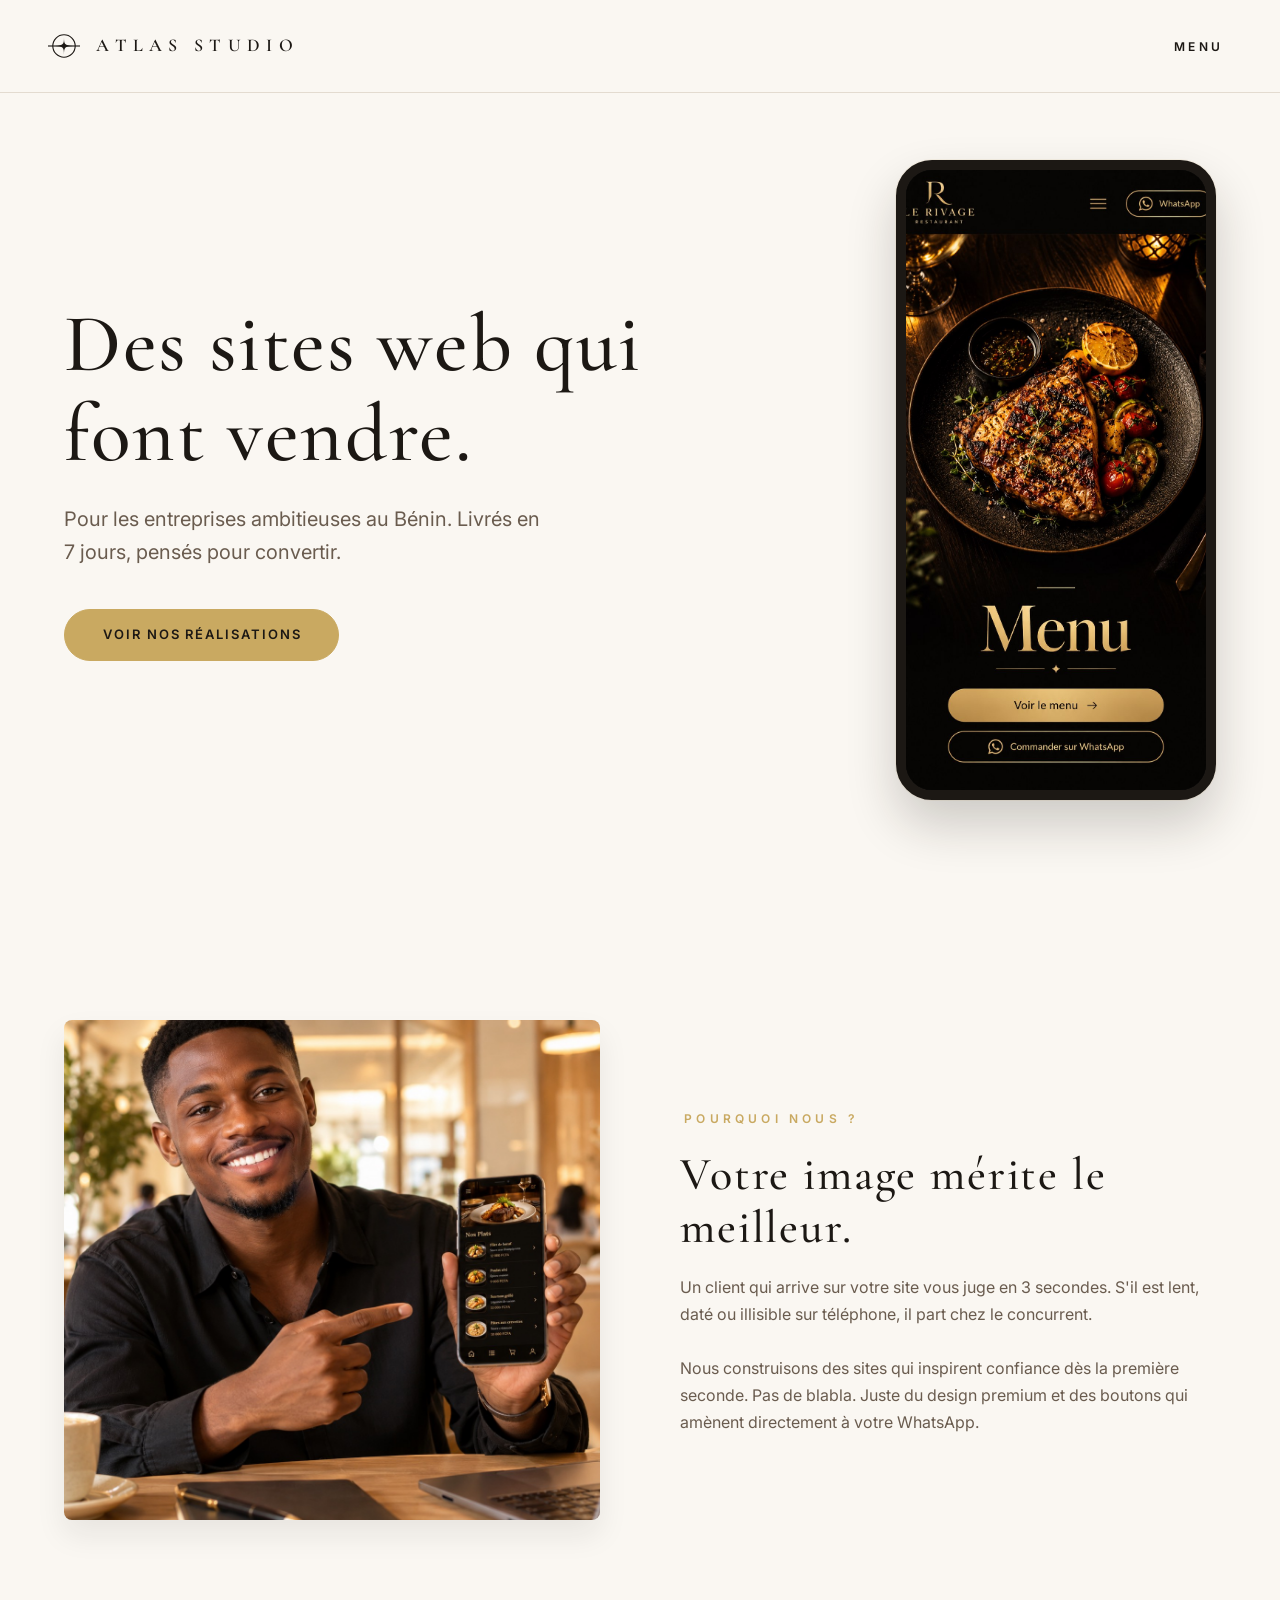
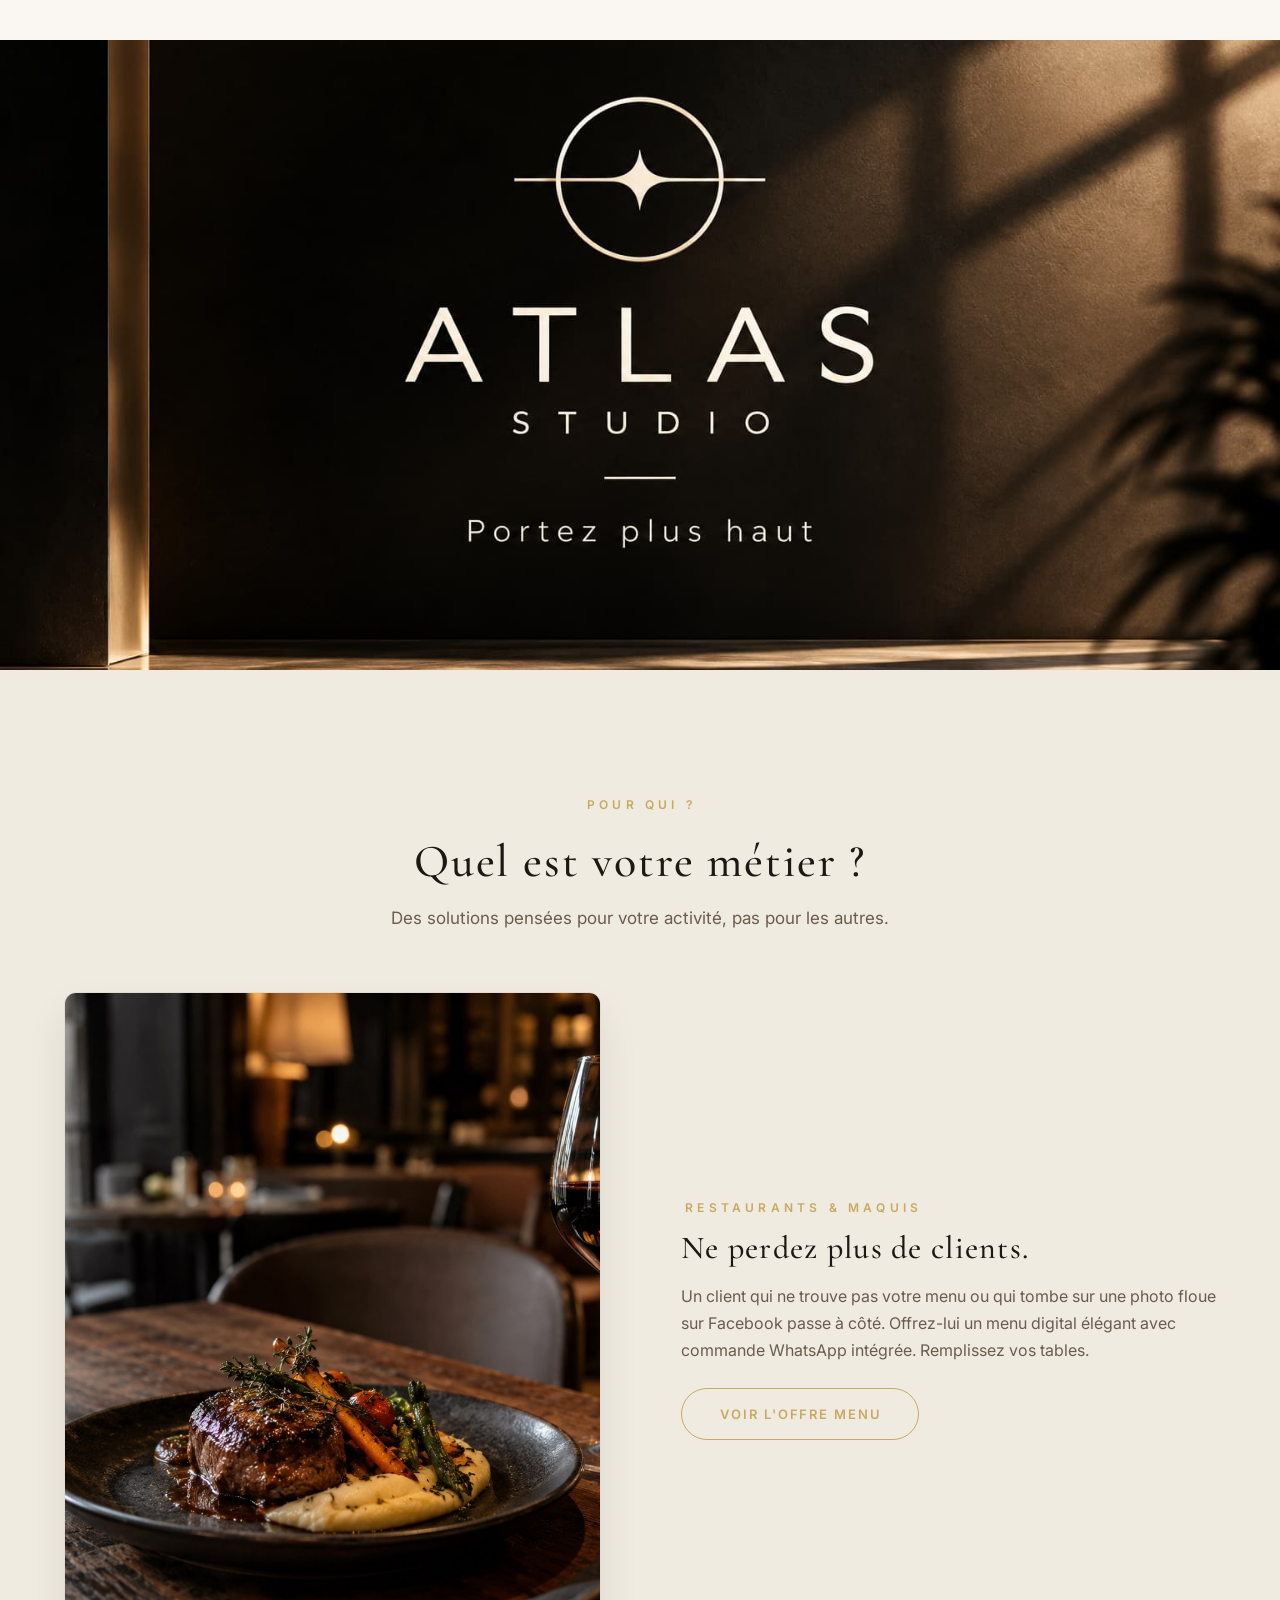
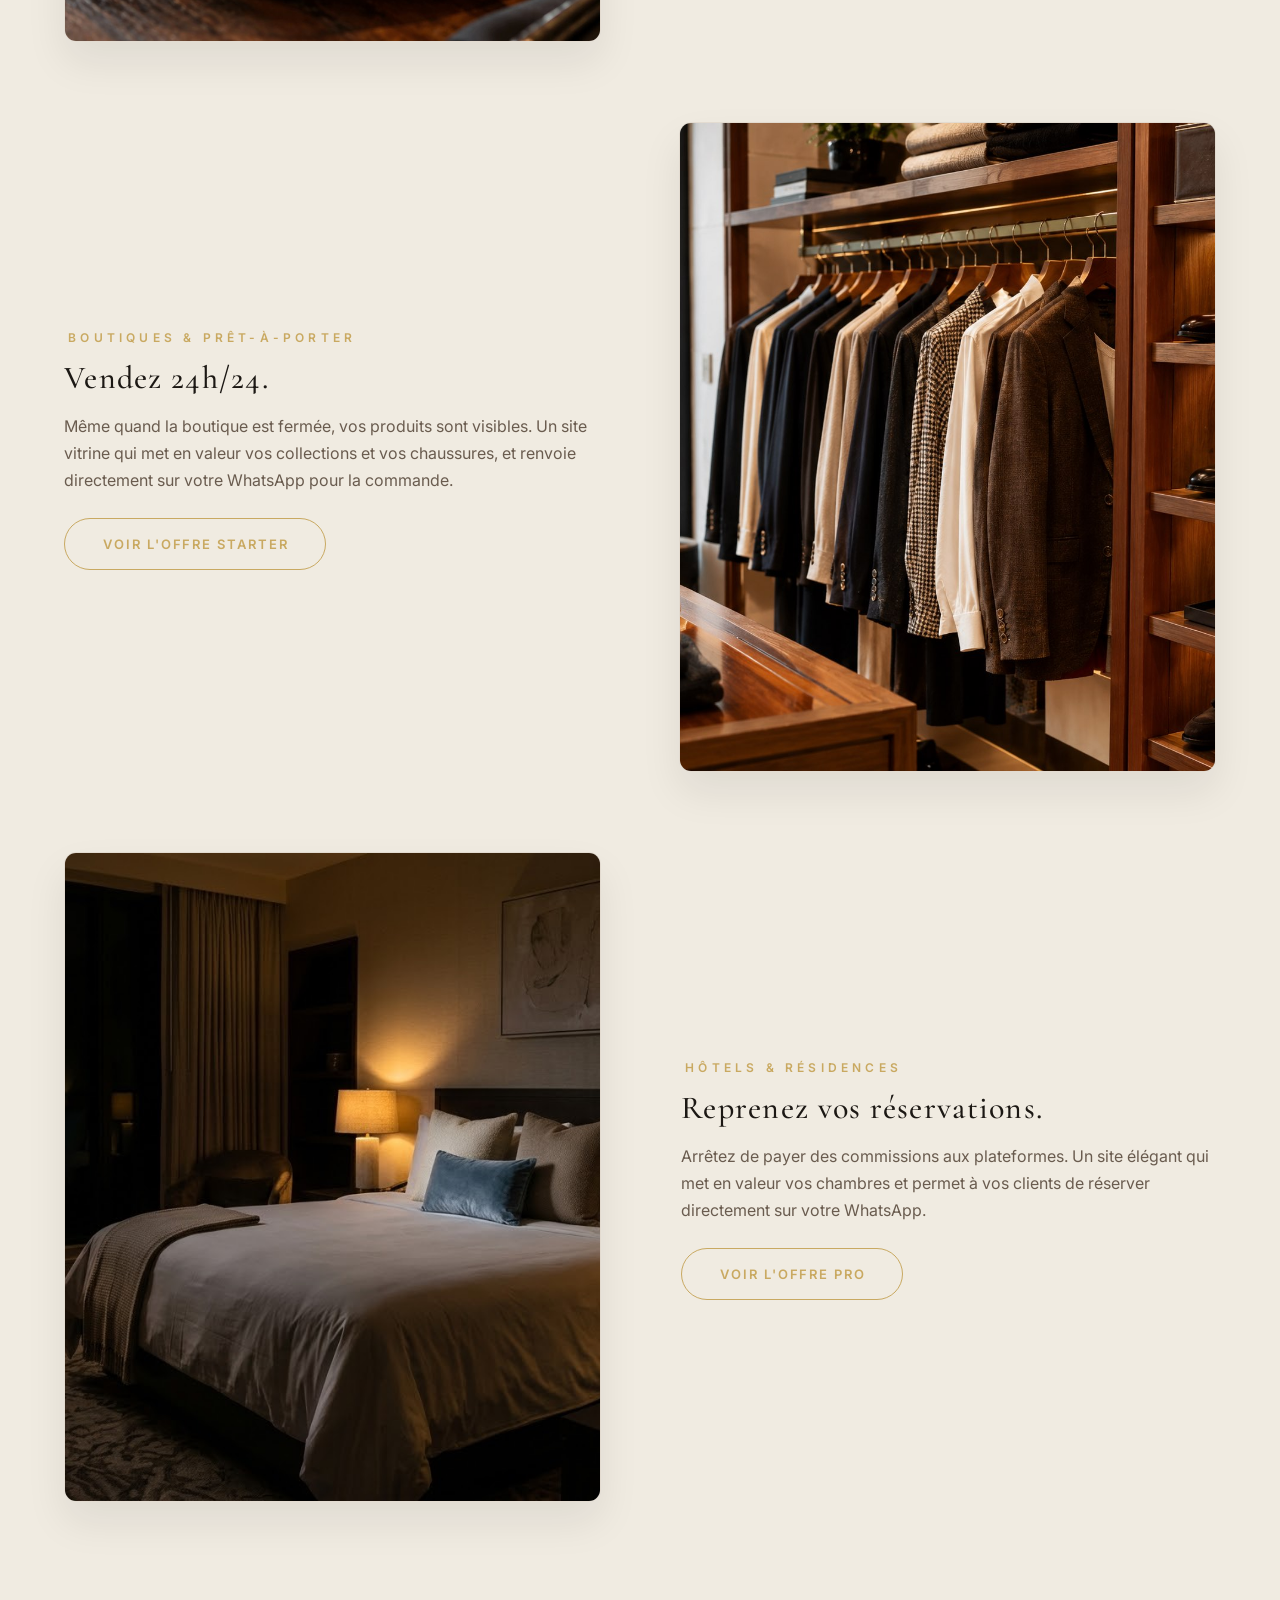
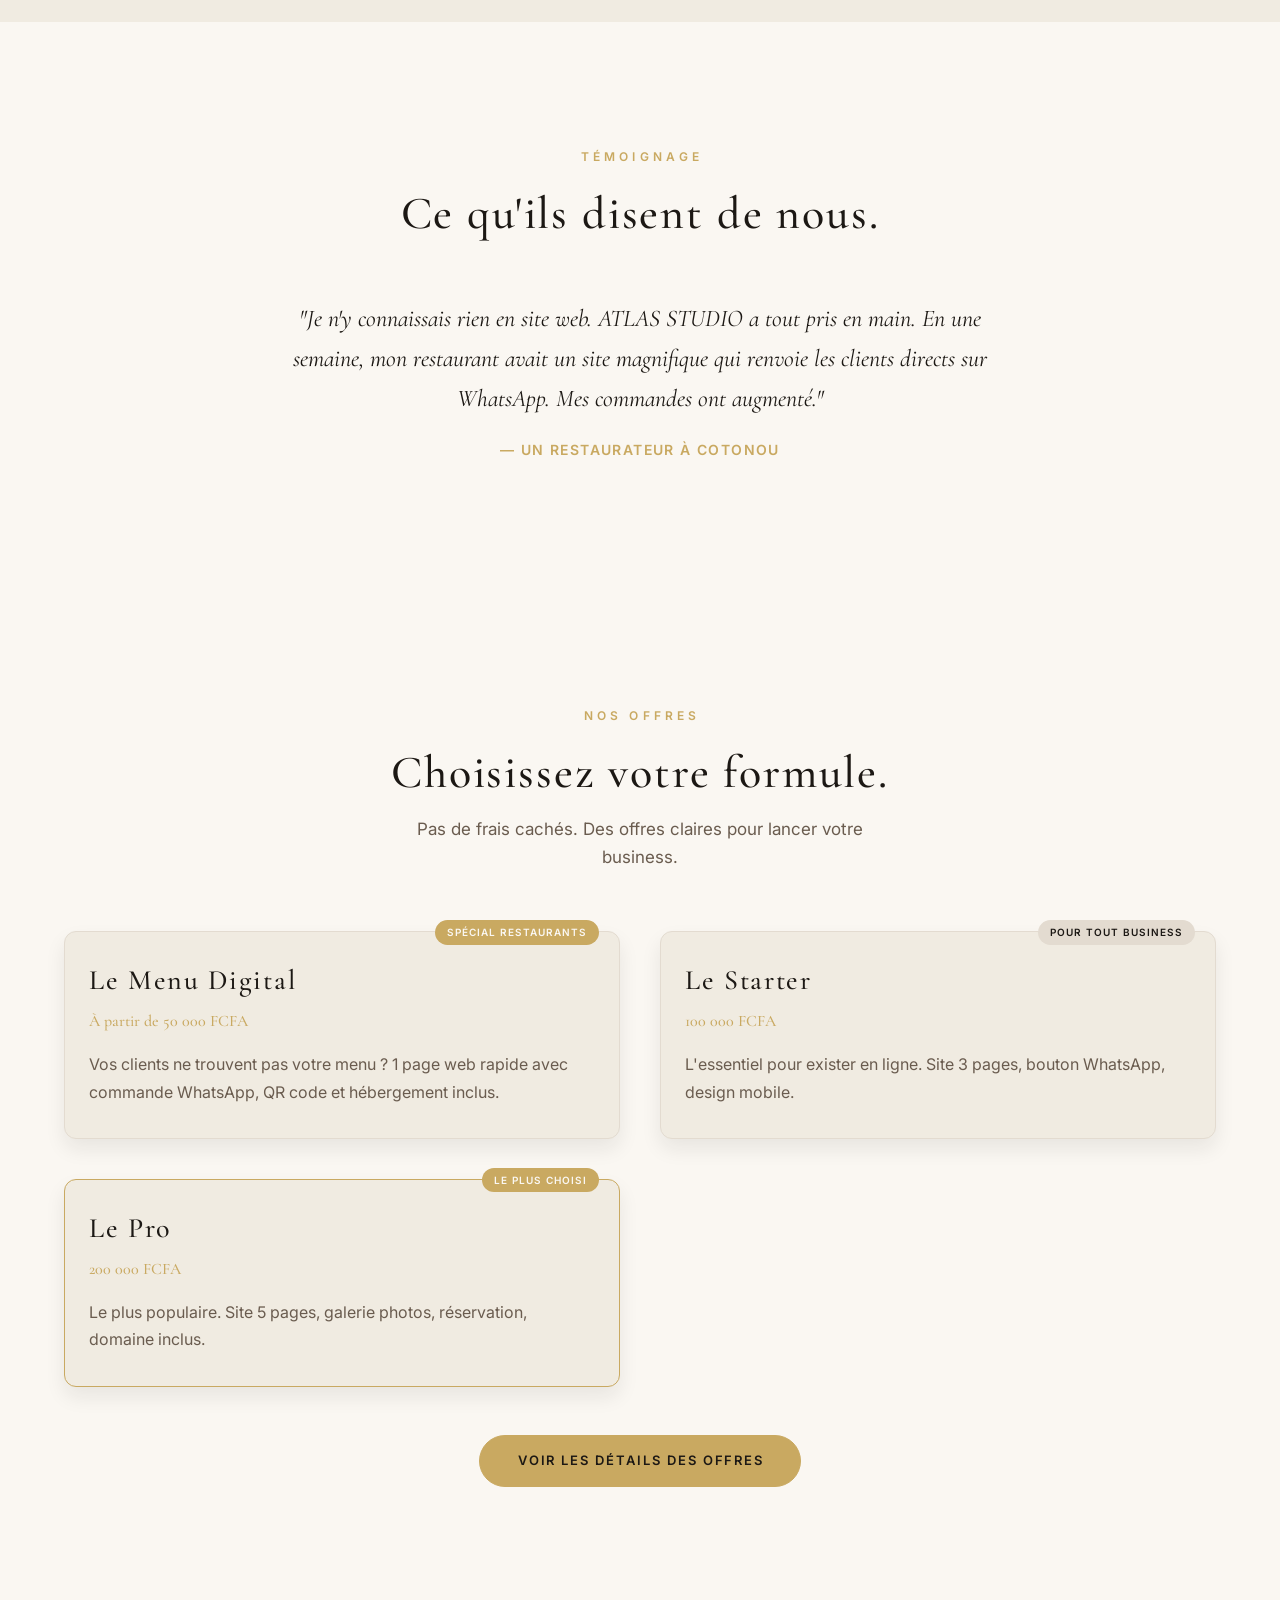
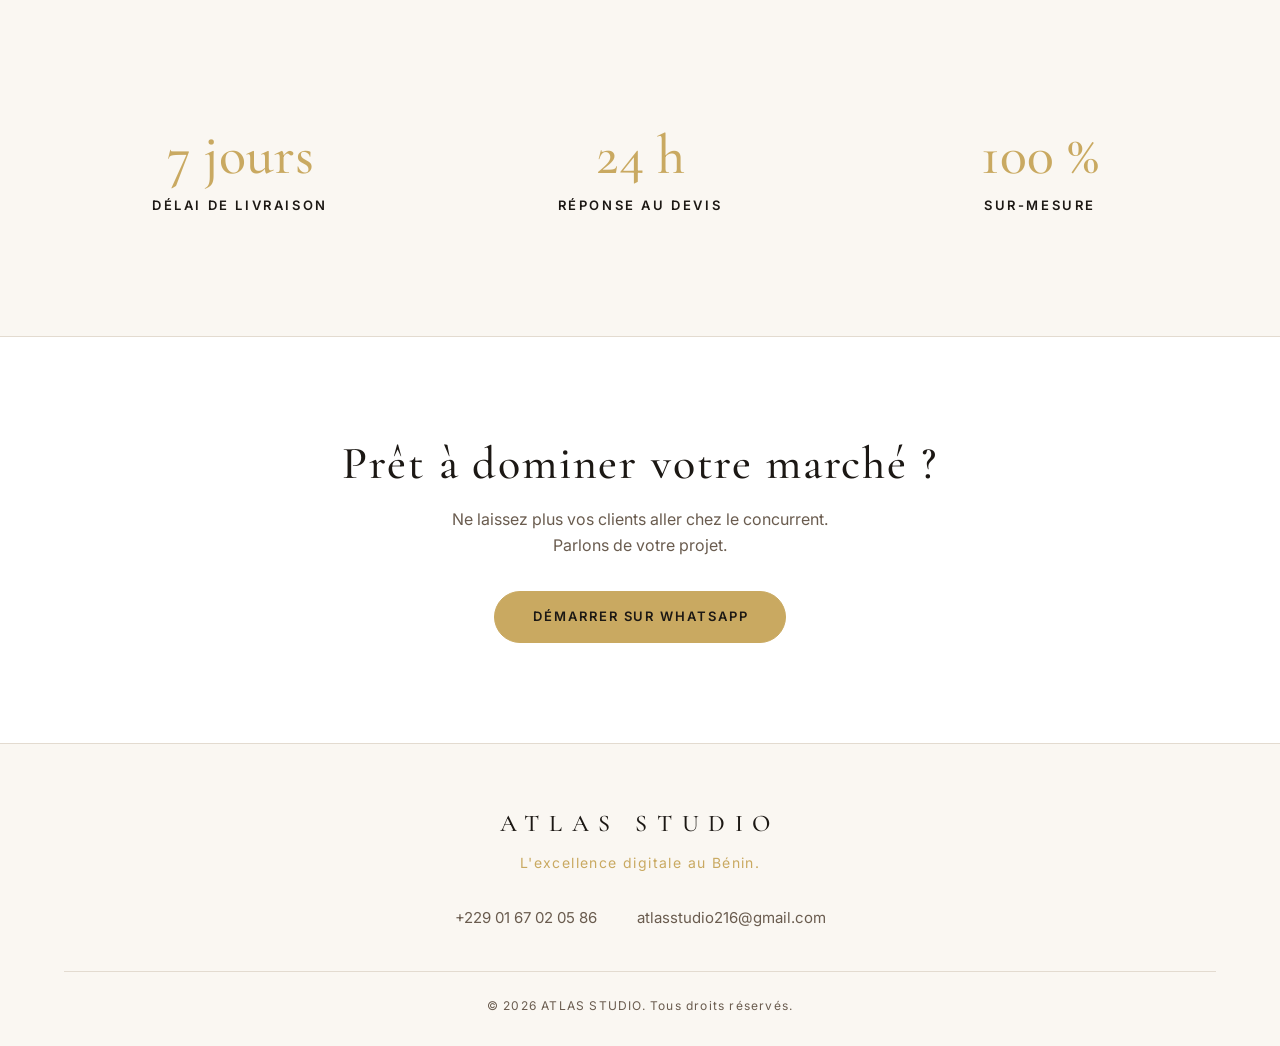
<file: index.html>
<!DOCTYPE html>
<html lang="fr">
<head>
<meta charset="UTF-8">
<meta name="google-site-verification" content="iz7wqqhBl5OHu6xqJJIm0x6QCKriZm54zE54XcLsMMM" />
<meta name="viewport" content="width=device-width, initial-scale=1.0">
<title>ATLAS STUDIO — Des sites web premium qui font vendre</title>
<meta name="description" content="ATLAS STUDIO crée des sites web premium pour les entreprises ambitieuses au Bénin. Design élégant, mobile-first, livrés en 7 jours.">

<meta property="og:title" content="ATLAS STUDIO — Des sites web premium qui font vendre" />
<meta property="og:description" content="Pour les entreprises ambitieuses au Bénin. Livrés en 7 jours, pensés pour convertir." />
<meta property="og:image" content="https://placehold.co/1200x630/0a0806/c9a961.png?text=ATLAS+STUDIO%5CnDes+sites+qui+font+vendre." />
<meta property="og:url" content="https://atlas290.github.io/atlas-studio/" />
<meta property="og:type" content="website" />
<meta name="twitter:card" content="summary_large_image" />

<link rel="icon" type="image/png" href="images/logo.png">
<link rel="preconnect" href="https://fonts.googleapis.com">
<link rel="preconnect" href="https://fonts.gstatic.com" crossorigin>
<link href="https://fonts.googleapis.com/css2?family=Cormorant+Garamond:wght@300;400;500;600&family=Inter:wght@300;400;500;600&display=swap" rel="stylesheet">
<link rel="stylesheet" href="style.css">
</head>
<body>

<nav class="navbar" id="navbar">
  <a href="index.html" class="brand">
    <svg viewBox="0 0 100 100" width="32" height="32" style="color: var(--text);">
      <circle cx="50" cy="50" r="35" fill="none" stroke="currentColor" stroke-width="3.5"/>
      <line x1="0" y1="50" x2="100" y2="50" stroke="currentColor" stroke-width="3.5"/>
      <path d="M 50 22 C 50 46, 52 48, 78 50 C 52 52, 50 54, 50 78 C 50 54, 48 52, 22 50 C 48 48, 50 46, 50 22 Z" fill="currentColor"/>
    </svg>
    <span class="brand-name">ATLAS STUDIO</span>
  </a>
  <button class="menu-btn" id="menuBtn">Menu</button>
</nav>

<div class="menu-overlay" id="menuOverlay">
  <button class="menu-close" id="menuClose" aria-label="Fermer">&times;</button>
  <nav class="menu-nav">
    <a href="index.html">Accueil</a>
    <a href="portfolio.html">Portfolio</a>
    <a href="services.html">Services</a>
    <a href="a-propos.html">À propos</a>
    <a href="faq.html">FAQ</a>
    <a href="contact.html">Contact</a>
  </nav>
</div>

<section class="hero">
  <div class="container hero-inner">
    <div class="hero-text">
      <h1 class="hero-title">
        <span class="word">Des</span>
        <span class="word">sites</span>
        <span class="word">web</span>
        <span class="word">qui</span>
        <span class="word">font</span>
        <span class="word">vendre.</span>
      </h1>
      <p class="hero-sub">Pour les entreprises ambitieuses au Bénin. Livrés en 7 jours, pensés pour convertir.</p>
      <a href="portfolio.html" class="btn">Voir nos réalisations</a>
    </div>
    <div class="hero-visual">
      <div class="phone-mockup">
        <div class="phone-screen">
          <img src="images/hero-zelvik.jpg" alt="Aperçu site restaurant premium">
        </div>
      </div>
    </div>
  </div>
</section>

<section class="section manifeste">
  <div class="container manifeste-grid">
    <div class="manifeste-image reveal">
      <img src="images/manifeste.jpg" alt="Entrepreneur souriant regardant son site web">
    </div>
    <div class="manifeste-text reveal reveal-delay-1">
      <span class="eyebrow">Pourquoi nous ?</span>
      <h2>Votre image mérite le meilleur.</h2>
      <p>Un client qui arrive sur votre site vous juge en 3 secondes. S'il est lent, daté ou illisible sur téléphone, il part chez le concurrent.</p>
      <br>
      <p>Nous construisons des sites qui inspirent confiance dès la première seconde. Pas de blabla. Juste du design premium et des boutons qui amènent directement à votre WhatsApp.</p>
    </div>
  </div>
</section>

<section class="signature-section">
  <img src="images/signature.jpg" alt="ATLAS STUDIO">
</section>

<section class="section realisations">
  <div class="container">
    <div class="section-head reveal">
      <span class="eyebrow">Pour qui ?</span>
      <h2>Quel est votre métier ?</h2>
      <p>Des solutions pensées pour votre activité, pas pour les autres.</p>
    </div>

    <div class="projects">
      <article class="project reveal">
        <div class="project-media">
          <img src="images/metier-resto.jpg" alt="Sites pour restaurants">
        </div>
        <div class="project-info">
          <span class="eyebrow">Restaurants & Maquis</span>
          <h3>Ne perdez plus de clients.</h3>
          <p>Un client qui ne trouve pas votre menu ou qui tombe sur une photo floue sur Facebook passe à côté. Offrez-lui un menu digital élégant avec commande WhatsApp intégrée. Remplissez vos tables.</p>
          <a href="services.html" class="btn btn-ghost">Voir l'offre Menu</a>
        </div>
      </article>

      <article class="project reveal">
        <div class="project-media">
          <img src="images/metier-boutique.jpg" alt="Sites pour boutiques">
        </div>
        <div class="project-info">
          <span class="eyebrow">Boutiques & Prêt-à-porter</span>
          <h3>Vendez 24h/24.</h3>
          <p>Même quand la boutique est fermée, vos produits sont visibles. Un site vitrine qui met en valeur vos collections et vos chaussures, et renvoie directement sur votre WhatsApp pour la commande.</p>
          <a href="services.html" class="btn btn-ghost">Voir l'offre Starter</a>
        </div>
      </article>

      <article class="project reveal">
        <div class="project-media">
          <img src="images/metier-hotel.jpg" alt="Sites pour hôtels">
        </div>
        <div class="project-info">
          <span class="eyebrow">Hôtels & Résidences</span>
          <h3>Reprenez vos réservations.</h3>
          <p>Arrêtez de payer des commissions aux plateformes. Un site élégant qui met en valeur vos chambres et permet à vos clients de réserver directement sur votre WhatsApp.</p>
          <a href="services.html" class="btn btn-ghost">Voir l'offre Pro</a>
        </div>
      </article>
    </div>
  </div>
</section>

<section class="section preuves">
  <div class="container">
    <div class="section-head reveal">
      <span class="eyebrow">Témoignage</span>
      <h2>Ce qu'ils disent de nous.</h2>
    </div>
    <div class="reveal" style="max-width: 700px; margin: 0 auto; text-align: center;">
      <p style="font-family: 'Cormorant Garamond', serif; font-size: 24px; font-style: italic; color: var(--text); margin-bottom: 20px;">
        "Je n'y connaissais rien en site web. ATLAS STUDIO a tout pris en main. En une semaine, mon restaurant avait un site magnifique qui renvoie les clients directs sur WhatsApp. Mes commandes ont augmenté."
      </p>
      <p style="font-size: 14px; letter-spacing: 0.1em; text-transform: uppercase; font-weight: 600; color: var(--gold);">
        — Un restaurateur à Cotonou
      </p>
    </div>
  </div>
</section>

<section class="section services">
  <div class="container">
    <div class="section-head reveal">
      <span class="eyebrow">Nos Offres</span>
      <h2>Choisissez votre formule.</h2>
      <p>Pas de frais cachés. Des offres claires pour lancer votre business.</p>
    </div>

    <div class="service-list">
      <div class="service-item reveal" style="position: relative;">
        <div style="position:absolute; top:-12px; right:20px; background:var(--gold); color:var(--bg); font-size:10px; font-weight:600; letter-spacing:0.1em; padding:4px 12px; border-radius:100px;">SPÉCIAL RESTAURANTS</div>
        <h3>Le Menu Digital</h3>
        <p class="price">À partir de 50 000 FCFA</p>
        <p>Vos clients ne trouvent pas votre menu ? 1 page web rapide avec commande WhatsApp, QR code et hébergement inclus.</p>
      </div>
      
      <div class="service-item reveal" style="position: relative;">
        <div style="position:absolute; top:-12px; right:20px; background:var(--border); color:var(--text); font-size:10px; font-weight:600; letter-spacing:0.1em; padding:4px 12px; border-radius:100px;">POUR TOUT BUSINESS</div>
        <h3>Le Starter</h3>
        <p class="price">100 000 FCFA</p>
        <p>L'essentiel pour exister en ligne. Site 3 pages, bouton WhatsApp, design mobile.</p>
      </div>

      <div class="service-item reveal" style="position: relative; border: 1px solid var(--gold);">
        <div style="position:absolute; top:-12px; right:20px; background:var(--gold); color:var(--bg); font-size:10px; font-weight:600; letter-spacing:0.1em; padding:4px 12px; border-radius:100px;">LE PLUS CHOISI</div>
        <h3>Le Pro</h3>
        <p class="price">200 000 FCFA</p>
        <p>Le plus populaire. Site 5 pages, galerie photos, réservation, domaine inclus.</p>
      </div>
    </div>

    <div style="text-align:center;margin-top:48px;" class="reveal">
      <a href="services.html" class="btn">Voir les détails des offres</a>
    </div>
  </div>
</section>

<section class="section preuves">
  <div class="container">
    <div class="preuves-grid">
      <div class="preuve-item reveal">
        <div class="num">7 jours</div>
        <div class="label">Délai de livraison</div>
      </div>
      <div class="preuve-item reveal reveal-delay-1">
        <div class="num">24 h</div>
        <div class="label">Réponse au devis</div>
      </div>
      <div class="preuve-item reveal reveal-delay-2">
        <div class="num">100 %</div>
        <div class="label">Sur-mesure</div>
      </div>
    </div>
  </div>
</section>

<section class="cta-final">
  <div class="container reveal">
    <h2>Prêt à dominer votre marché ?</h2>
    <p>Ne laissez plus vos clients aller chez le concurrent. Parlons de votre projet.</p>
    <a href="https://wa.me/2290167020586" target="_blank" rel="noopener" class="btn">Démarrer sur WhatsApp</a>
  </div>
</section>

<footer class="footer">
  <div class="container">
    <div class="footer-brand">ATLAS STUDIO</div>
    <div class="footer-slogan">L'excellence digitale au Bénin.</div>
    <div class="footer-contacts">
      <a href="https://wa.me/2290167020586" target="_blank" rel="noopener">+229 01 67 02 05 86</a>
      <a href="mailto:atlasstudio216@gmail.com">atlasstudio216@gmail.com</a>
    </div>
    <div class="footer-bottom">&copy; 2026 ATLAS STUDIO. Tous droits réservés.</div>
  </div>
</footer>

<canvas id="trail-canvas" style="position: fixed; top: 0; left: 0; width: 100%; height: 100%; pointer-events: none; z-index: 9998;"></canvas>

<script src="script.js"></script>
</body>
</html>
</file>
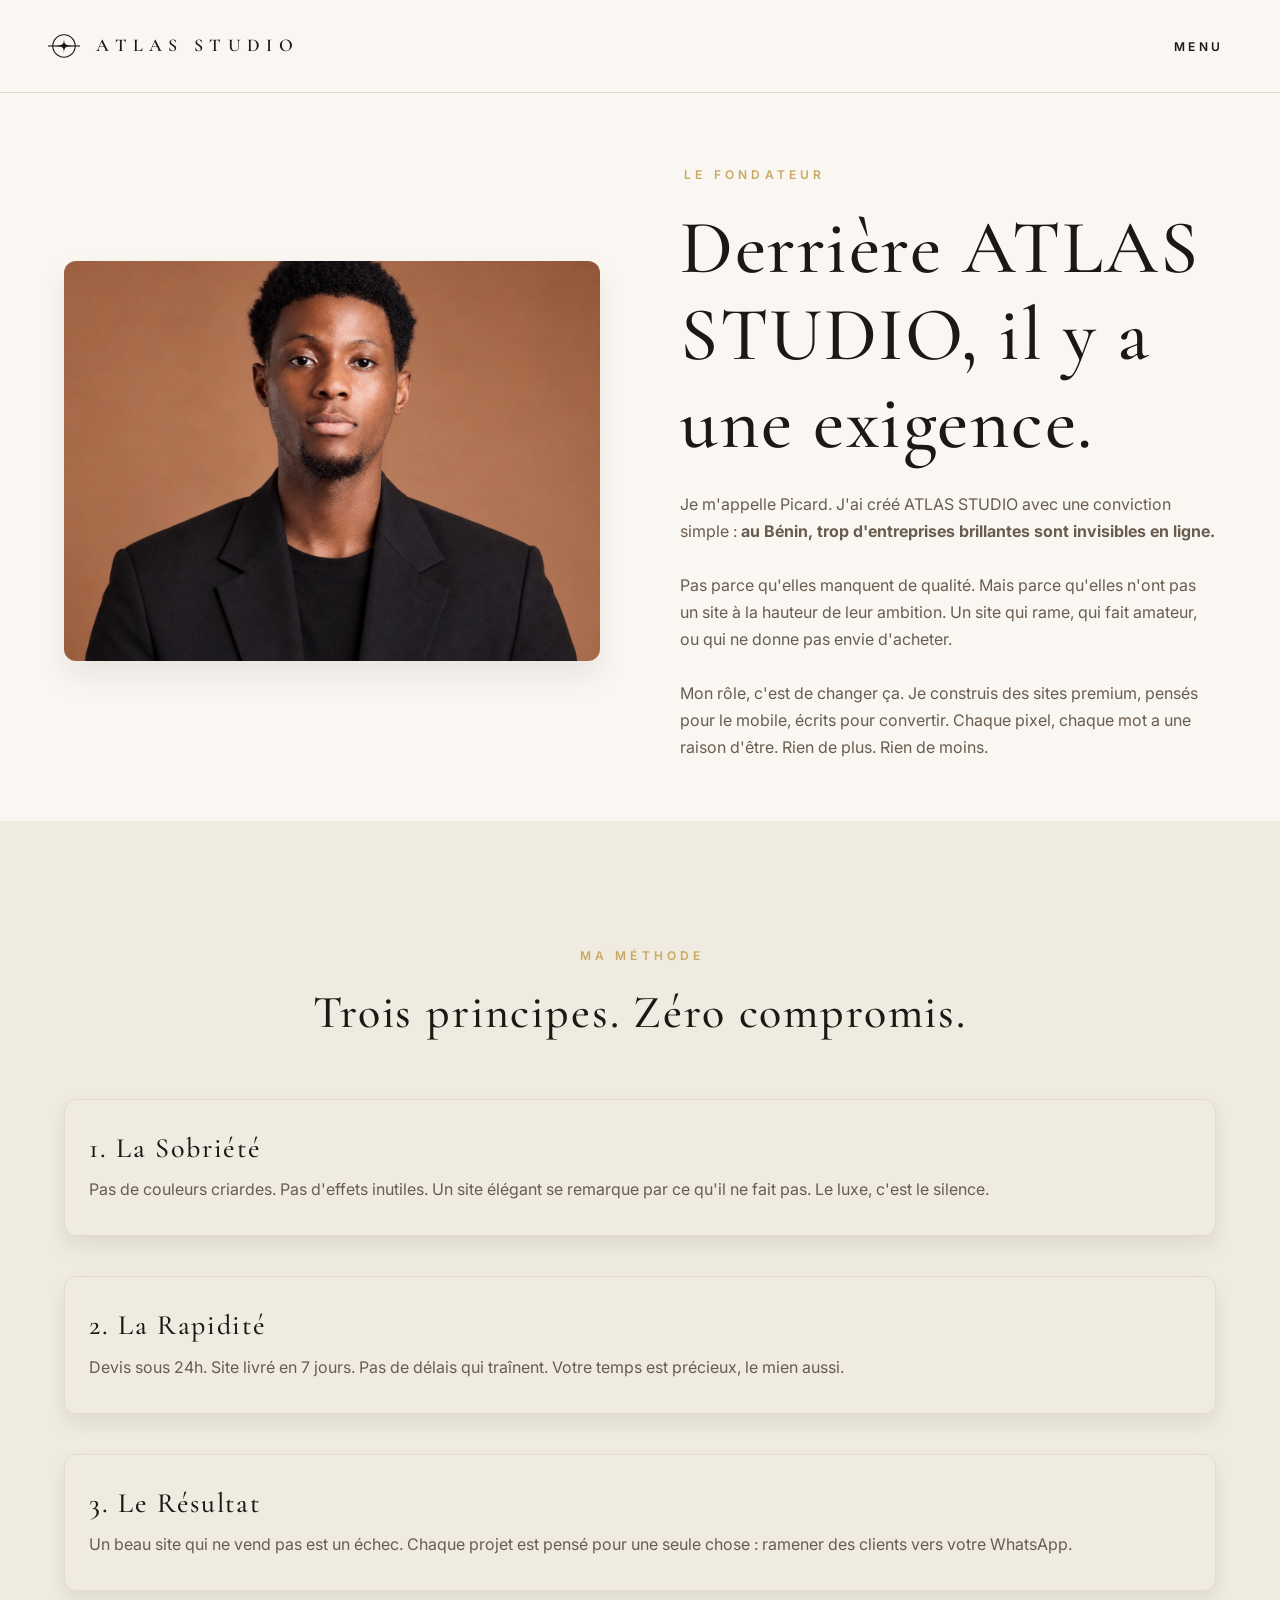
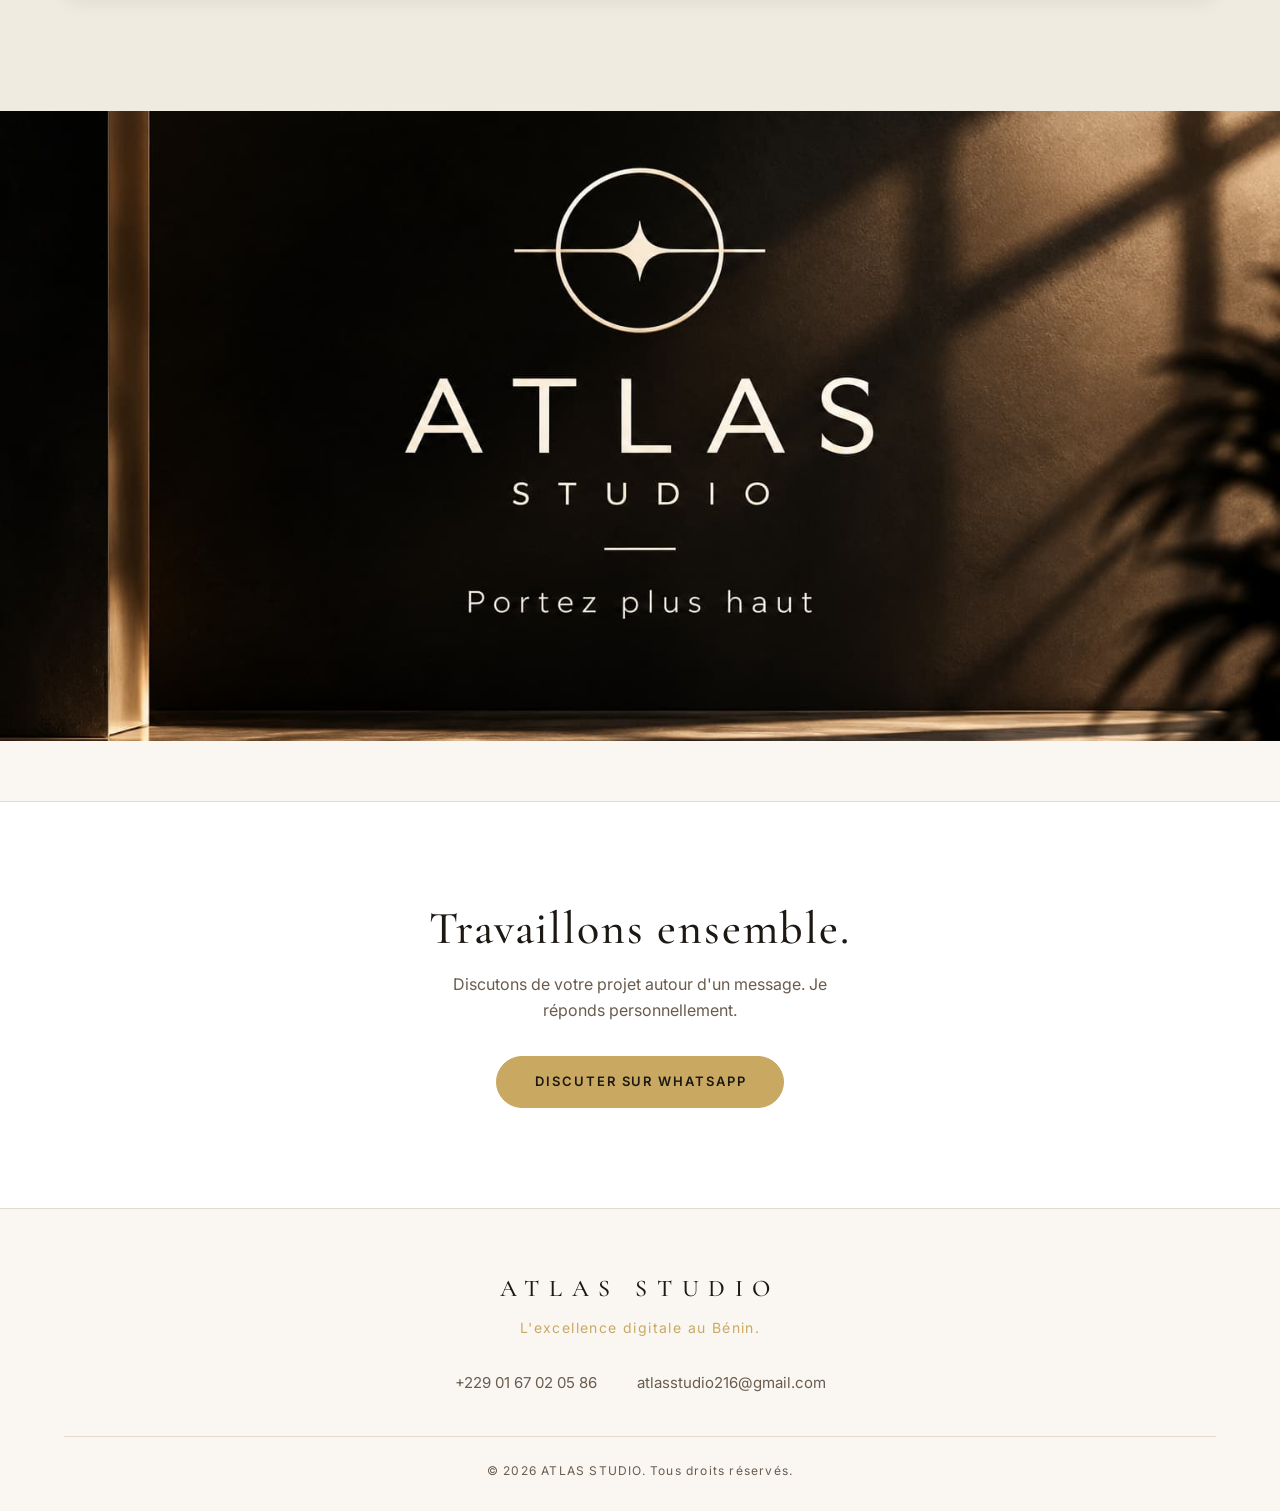
<file: a-propos.html>
<!DOCTYPE html>
<html lang="fr">
<head>
<meta charset="UTF-8">
<meta name="viewport" content="width=device-width, initial-scale=1.0">
<title>À propos — ATLAS STUDIO</title>
<meta name="description" content="Rencontrez le fondateur d'ATLAS STUDIO. Une obsession : créer des sites web premium au Bénin qui font vendre, pas juste des sites jolis.">
<link rel="icon" type="image/png" href="images/logo.png">
<link rel="preconnect" href="https://fonts.googleapis.com">
<link rel="preconnect" href="https://fonts.gstatic.com" crossorigin>
<link href="https://fonts.googleapis.com/css2?family=Cormorant+Garamond:wght@300;400;500;600&family=Inter:wght@300;400;500;600&display=swap" rel="stylesheet">
<link rel="stylesheet" href="style.css">
</head>
<body>

<!-- NAVBAR AVEC LOGO SVG -->
<nav class="navbar" id="navbar">
  <a href="index.html" class="brand">
    <svg viewBox="0 0 100 100" width="32" height="32" style="color: var(--text);">
      <circle cx="50" cy="50" r="35" fill="none" stroke="currentColor" stroke-width="3.5"/>
      <line x1="0" y1="50" x2="100" y2="50" stroke="currentColor" stroke-width="3.5"/>
      <path d="M 50 22 C 50 46, 52 48, 78 50 C 52 52, 50 54, 50 78 C 50 54, 48 52, 22 50 C 48 48, 50 46, 50 22 Z" fill="currentColor"/>
    </svg>
    <span class="brand-name">ATLAS STUDIO</span>
  </a>
  <button class="menu-btn" id="menuBtn">Menu</button>
</nav>

<div class="menu-overlay" id="menuOverlay">
  <button class="menu-close" id="menuClose" aria-label="Fermer">&times;</button>
  <nav class="menu-nav">
    <a href="index.html">Accueil</a>
    <a href="portfolio.html">Portfolio</a>
    <a href="services.html">Services</a>
    <a href="a-propos.html">À propos</a>
    <a href="faq.html">FAQ</a>
    <a href="contact.html">Contact</a>
  </nav>
</div>

<!-- SECTION PHOTO + TEXTE -->
<section class="section" style="padding-top:160px;padding-bottom:60px;">
  <div class="container manifeste-grid">
    <div class="manifeste-image reveal" style="height: 400px; border-radius: 12px;">
      <img src="images/apropos.jpg" alt="Fondateur d'ATLAS STUDIO">
    </div>
    <div class="manifeste-text reveal reveal-delay-1">
      <span class="eyebrow">Le fondateur</span>
      <h1 style="margin-bottom: 24px;">Derrière ATLAS STUDIO, il y a une exigence.</h1>
      <p>Je m'appelle Picard. J'ai créé ATLAS STUDIO avec une conviction simple : <strong>au Bénin, trop d'entreprises brillantes sont invisibles en ligne.</strong></p>
      <br>
      <p>Pas parce qu'elles manquent de qualité. Mais parce qu'elles n'ont pas un site à la hauteur de leur ambition. Un site qui rame, qui fait amateur, ou qui ne donne pas envie d'acheter.</p>
      <br>
      <p>Mon rôle, c'est de changer ça. Je construis des sites premium, pensés pour le mobile, écrits pour convertir. Chaque pixel, chaque mot a une raison d'être. Rien de plus. Rien de moins.</p>
    </div>
  </div>
</section>

<!-- SECTION MÉTHODE -->
<section class="section services" style="background: var(--bg-2);">
  <div class="container">
    <div class="section-head reveal">
      <span class="eyebrow">Ma méthode</span>
      <h2>Trois principes. Zéro compromis.</h2>
    </div>

    <div class="service-list" style="grid-template-columns: 1fr;">
      <div class="service-item reveal">
        <h3>1. La Sobriété</h3>
        <p>Pas de couleurs criardes. Pas d'effets inutiles. Un site élégant se remarque par ce qu'il ne fait pas. Le luxe, c'est le silence.</p>
      </div>
      <div class="service-item reveal">
        <h3>2. La Rapidité</h3>
        <p>Devis sous 24h. Site livré en 7 jours. Pas de délais qui traînent. Votre temps est précieux, le mien aussi.</p>
      </div>
      <div class="service-item reveal">
        <h3>3. Le Résultat</h3>
        <p>Un beau site qui ne vend pas est un échec. Chaque projet est pensé pour une seule chose : ramener des clients vers votre WhatsApp.</p>
      </div>
    </div>
  </div>
</section>

<!-- SIGNATURE VISUELLE (L'image du logo sur le mur) -->
<section class="signature-section" style="margin-bottom: 60px;">
  <img src="images/signature.jpg" alt="ATLAS STUDIO - Portez plus haut">
</section>

<!-- CTA FINAL -->
<section class="cta-final">
  <div class="container reveal">
    <h2>Travaillons ensemble.</h2>
    <p>Discutons de votre projet autour d'un message. Je réponds personnellement.</p>
    <a href="https://wa.me/2290167020586" target="_blank" rel="noopener" class="btn">Discuter sur WhatsApp</a>
  </div>
</section>

<!-- FOOTER -->
<footer class="footer">
  <div class="container">
    <div class="footer-brand">ATLAS STUDIO</div>
    <div class="footer-slogan">L'excellence digitale au Bénin.</div>
    <div class="footer-contacts">
      <a href="https://wa.me/2290167020586" target="_blank" rel="noopener">+229 01 67 02 05 86</a>
      <a href="mailto:atlasstudio216@gmail.com">atlasstudio216@gmail.com</a>
    </div>
    <div class="footer-bottom">&copy; 2026 ATLAS STUDIO. Tous droits réservés.</div>
  </div>
</footer>

<script src="script.js"></script>
</body>
</html>
</file>
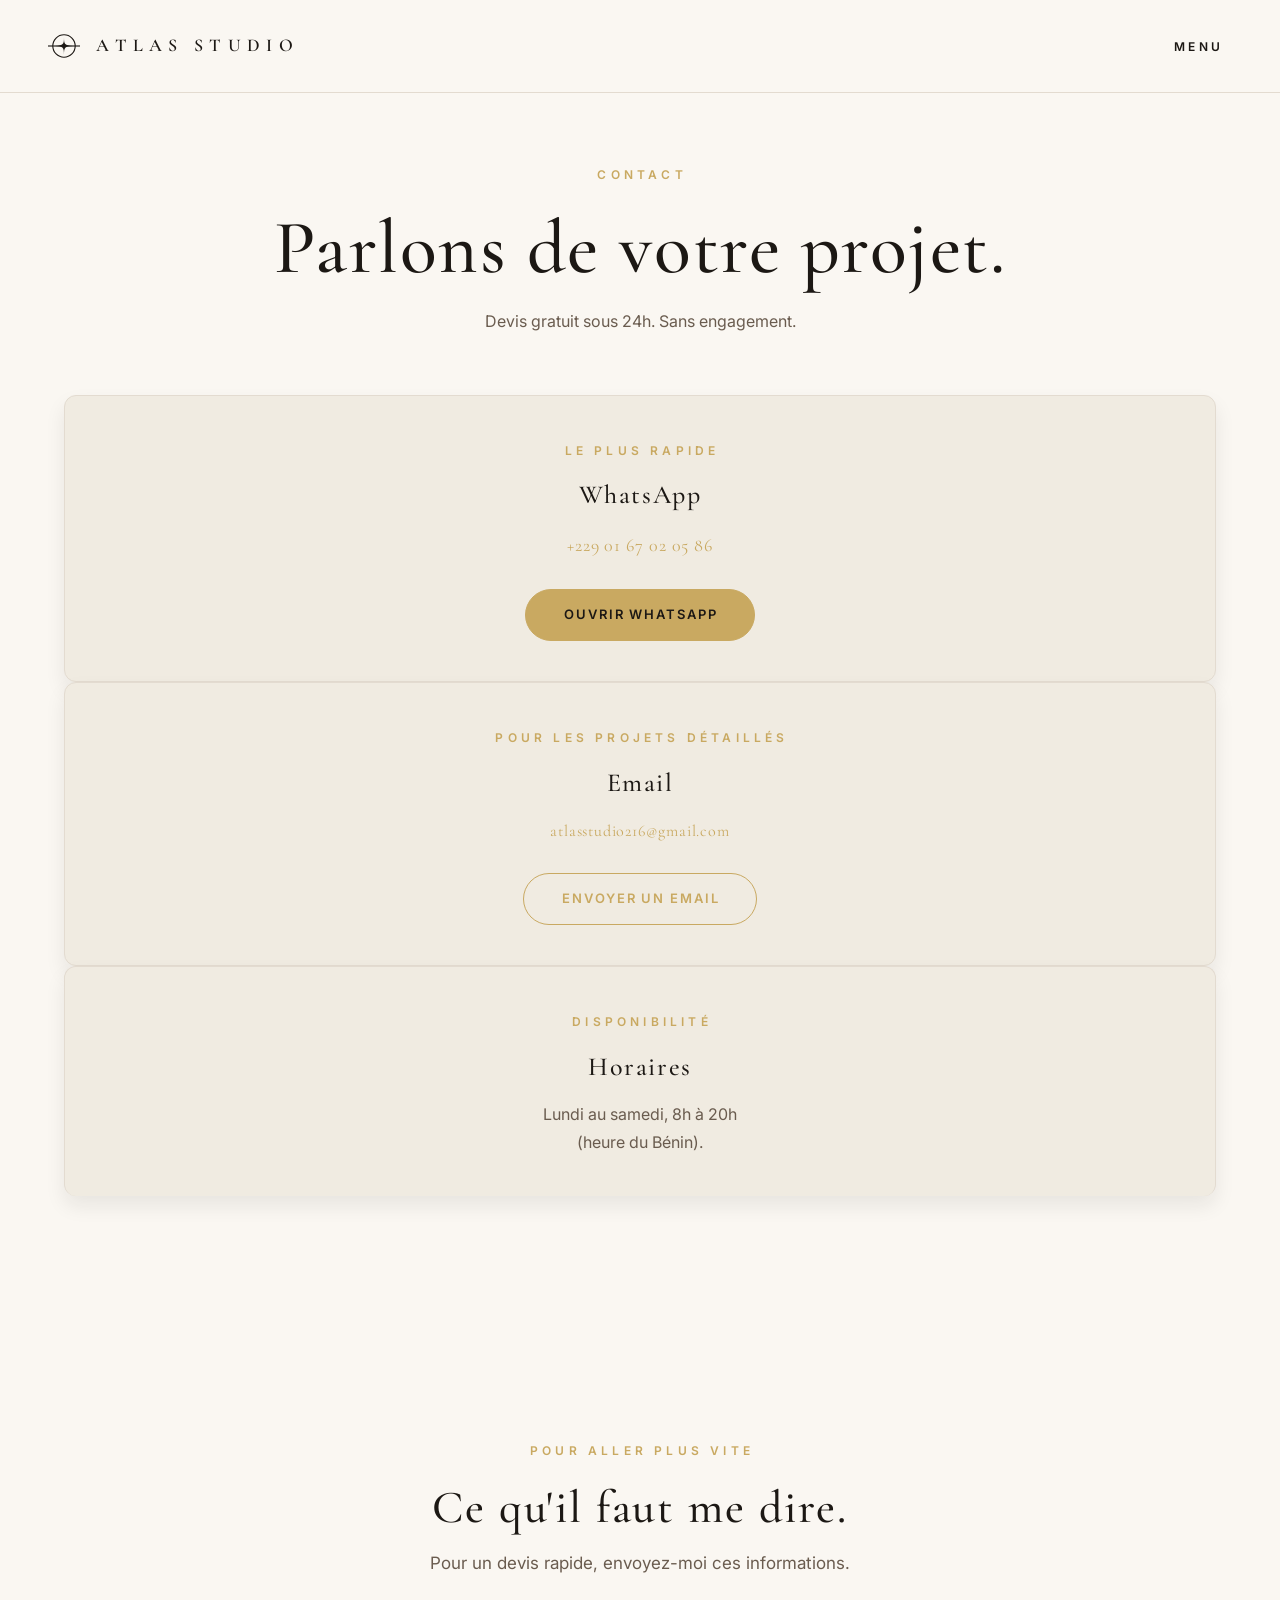
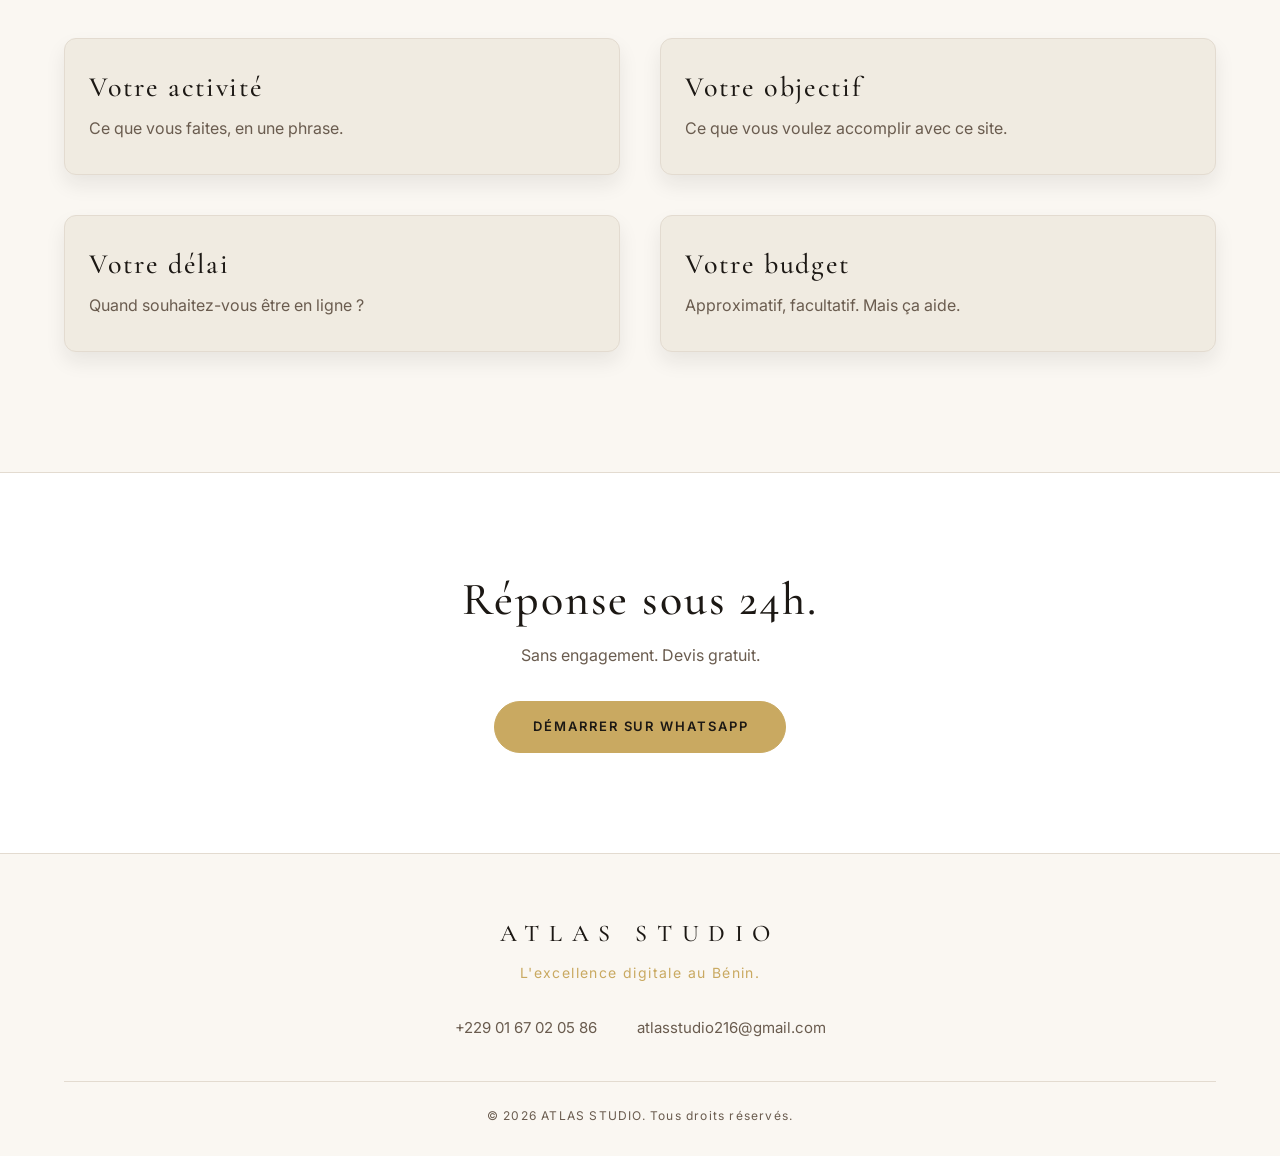
<file: contact.html>
<!DOCTYPE html>
<html lang="fr">
<head>
<meta charset="UTF-8">
<meta name="viewport" content="width=device-width, initial-scale=1.0">
<title>Contact — ATLAS STUDIO</title>
<meta name="description" content="Contactez ATLAS STUDIO pour votre projet de site web premium. Devis gratuit sous 24h. WhatsApp, email, réponse rapide. Cotonou, Bénin.">
<link rel="icon" type="image/png" href="images/logo.png">
<link rel="preconnect" href="https://fonts.googleapis.com">
<link rel="preconnect" href="https://fonts.gstatic.com" crossorigin>
<link href="https://fonts.googleapis.com/css2?family=Cormorant+Garamond:wght@300;400;500;600&family=Inter:wght@300;400;500;600&display=swap" rel="stylesheet">
<link rel="stylesheet" href="style.css">
</head>
<body>

<nav class="navbar" id="navbar">
  <a href="index.html" class="brand">
    <svg viewBox="0 0 100 100" width="32" height="32" style="color: var(--text);">
      <circle cx="50" cy="50" r="35" fill="none" stroke="currentColor" stroke-width="3.5"/>
      <line x1="0" y1="50" x2="100" y2="50" stroke="currentColor" stroke-width="3.5"/>
      <path d="M 50 22 C 50 46, 52 48, 78 50 C 52 52, 50 54, 50 78 C 50 54, 48 52, 22 50 C 48 48, 50 46, 50 22 Z" fill="currentColor"/>
    </svg>
    <span class="brand-name">ATLAS STUDIO</span>
  </a>
  <button class="menu-btn" id="menuBtn">Menu</button>
</nav>

<div class="menu-overlay" id="menuOverlay">
  <button class="menu-close" id="menuClose" aria-label="Fermer">&times;</button>
  <nav class="menu-nav">
    <a href="index.html">Accueil</a>
    <a href="portfolio.html">Portfolio</a>
    <a href="services.html">Services</a>
    <a href="a-propos.html">À propos</a>
    <a href="faq.html">FAQ</a>
    <a href="contact.html">Contact</a>
  </nav>
</div>

<section class="section" style="padding-top:160px;padding-bottom:40px;text-align:center;">
  <div class="container reveal">
    <span class="eyebrow">Contact</span>
    <h1 style="margin-bottom:16px;">Parlons de votre projet.</h1>
    <p style="max-width:480px;margin:0 auto;font-size:16px;">Devis gratuit sous 24h. Sans engagement.</p>
  </div>
</section>

<section class="section" style="padding-top:20px;">
  <div class="container">
    <div class="service-item reveal" style="text-align:center;padding:40px 0;">
      <span class="eyebrow">Le plus rapide</span>
      <h3 style="font-size:26px;margin-bottom:20px;">WhatsApp</h3>
      <p style="font-size:18px;color:var(--gold);font-family:'Cormorant Garamond',serif;margin-bottom:28px;letter-spacing:0.05em;">+229 01 67 02 05 86</p>
      <a href="https://wa.me/2290167020586" target="_blank" rel="noopener" class="btn">Ouvrir WhatsApp</a>
    </div>

    <div class="service-item reveal" style="text-align:center;padding:40px 0;">
      <span class="eyebrow">Pour les projets détaillés</span>
      <h3 style="font-size:26px;margin-bottom:20px;">Email</h3>
      <p style="font-size:16px;color:var(--gold);font-family:'Cormorant Garamond',serif;margin-bottom:28px;letter-spacing:0.05em;word-break:break-word;">atlasstudio216@gmail.com</p>
      <a href="mailto:atlasstudio216@gmail.com" class="btn btn-ghost">Envoyer un email</a>
    </div>

    <div class="service-item reveal" style="text-align:center;padding:40px 0;border-bottom:none;">
      <span class="eyebrow">Disponibilité</span>
      <h3 style="font-size:26px;margin-bottom:20px;">Horaires</h3>
      <p style="font-size:16px;line-height:1.7;">Lundi au samedi, 8h à 20h<br>(heure du Bénin).</p>
    </div>
  </div>
</section>

<section class="section services">
  <div class="container">
    <div class="section-head reveal">
      <span class="eyebrow">Pour aller plus vite</span>
      <h2>Ce qu'il faut me dire.</h2>
      <p>Pour un devis rapide, envoyez-moi ces informations.</p>
    </div>

    <div class="service-list">
      <div class="service-item reveal">
        <h3>Votre activité</h3>
        <p>Ce que vous faites, en une phrase.</p>
      </div>
      <div class="service-item reveal">
        <h3>Votre objectif</h3>
        <p>Ce que vous voulez accomplir avec ce site.</p>
      </div>
      <div class="service-item reveal">
        <h3>Votre délai</h3>
        <p>Quand souhaitez-vous être en ligne ?</p>
      </div>
      <div class="service-item reveal">
        <h3>Votre budget</h3>
        <p>Approximatif, facultatif. Mais ça aide.</p>
      </div>
    </div>
  </div>
</section>

<section class="cta-final">
  <div class="container reveal">
    <h2>Réponse sous 24h.</h2>
    <p>Sans engagement. Devis gratuit.</p>
    <a href="https://wa.me/2290167020586" target="_blank" rel="noopener" class="btn">Démarrer sur WhatsApp</a>
  </div>
</section>

<footer class="footer">
  <div class="container">
    <div class="footer-brand">ATLAS STUDIO</div>
    <div class="footer-slogan">L'excellence digitale au Bénin.</div>
    <div class="footer-contacts">
      <a href="https://wa.me/2290167020586" target="_blank" rel="noopener">+229 01 67 02 05 86</a>
      <a href="mailto:atlasstudio216@gmail.com">atlasstudio216@gmail.com</a>
    </div>
    <div class="footer-bottom">&copy; 2026 ATLAS STUDIO. Tous droits réservés.</div>
  </div>
</footer>

<script src="script.js"></script>
</body>
</html>
</file>
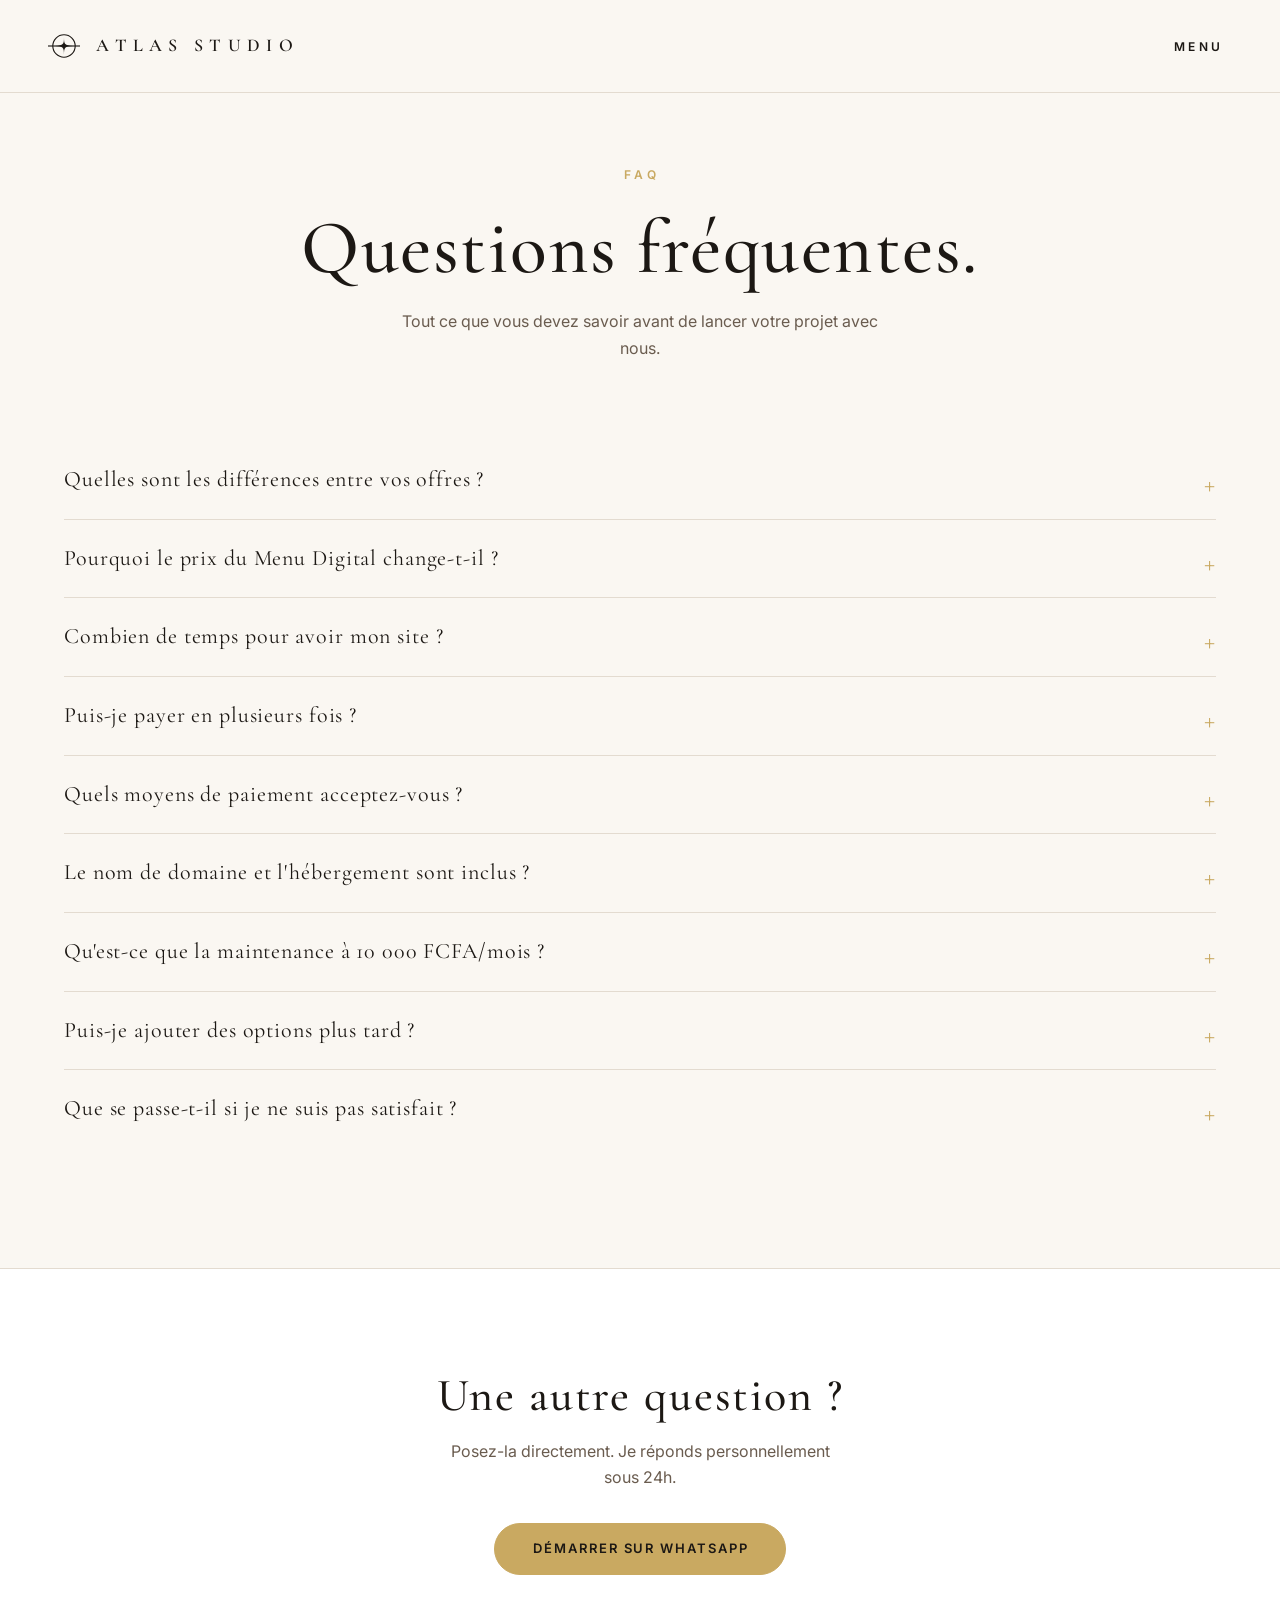
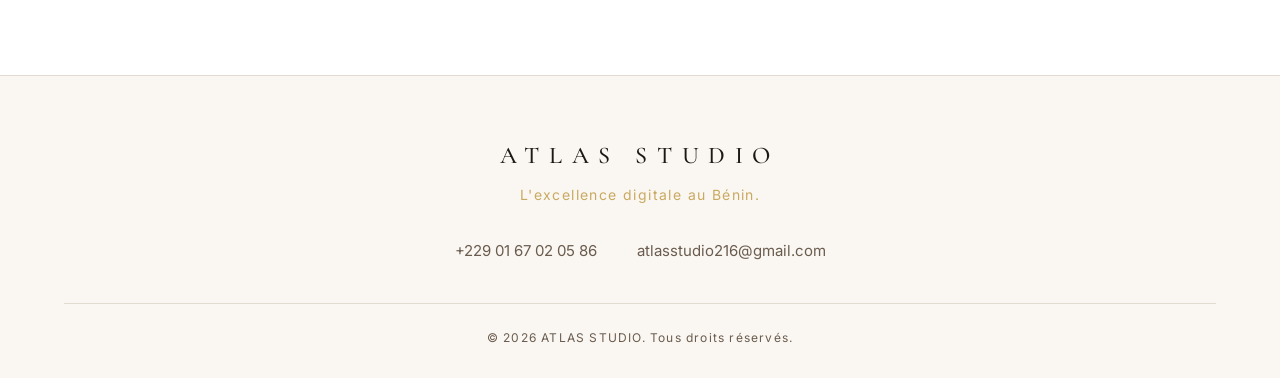
<file: faq.html>
<!DOCTYPE html>
<html lang="fr">
<head>
<meta charset="UTF-8">
<meta name="viewport" content="width=device-width, initial-scale=1.0">
<title>FAQ — ATLAS STUDIO</title>
<meta name="description" content="Questions fréquentes sur les services d'ATLAS STUDIO : délais, tarifs, paiement, hébergement, maintenance.">
<link rel="icon" type="image/png" href="images/logo.png">
<link rel="preconnect" href="https://fonts.googleapis.com">
<link rel="preconnect" href="https://fonts.gstatic.com" crossorigin>
<link href="https://fonts.googleapis.com/css2?family=Cormorant+Garamond:wght@300;400;500;600&family=Inter:wght@300;400;500;600&display=swap" rel="stylesheet">
<link rel="stylesheet" href="style.css">
<style>
.faq-item { border-bottom: 1px solid var(--border); padding: 24px 0; }
.faq-item summary { list-style: none; cursor: pointer; font-family: 'Cormorant Garamond', Georgia, serif; font-size: 22px; letter-spacing: 0.04em; color: var(--text); position: relative; padding-right: 40px; line-height: 1.35; }
.faq-item summary::-webkit-details-marker { display: none; }
.faq-item summary::after { content: '+'; position: absolute; right: 0; top: 0; color: var(--gold); font-size: 28px; font-weight: 300; transition: transform 0.3s; }
.faq-item[open] summary::after { content: '\2212'; }
.faq-item p { margin-top: 16px; font-size: 16px; line-height: 1.7; color: var(--text-dim); }
</style>
</head>
<body>

<nav class="navbar" id="navbar">
  <a href="index.html" class="brand">
    <svg viewBox="0 0 100 100" width="32" height="32" style="color: var(--text);">
      <circle cx="50" cy="50" r="35" fill="none" stroke="currentColor" stroke-width="3.5"/>
      <line x1="0" y1="50" x2="100" y2="50" stroke="currentColor" stroke-width="3.5"/>
      <path d="M 50 22 C 50 46, 52 48, 78 50 C 52 52, 50 54, 50 78 C 50 54, 48 52, 22 50 C 48 48, 50 46, 50 22 Z" fill="currentColor"/>
    </svg>
    <span class="brand-name">ATLAS STUDIO</span>
  </a>
  <button class="menu-btn" id="menuBtn">Menu</button>
</nav>

<div class="menu-overlay" id="menuOverlay">
  <button class="menu-close" id="menuClose" aria-label="Fermer">&times;</button>
  <nav class="menu-nav">
    <a href="index.html">Accueil</a>
    <a href="portfolio.html">Portfolio</a>
    <a href="services.html">Services</a>
    <a href="a-propos.html">À propos</a>
    <a href="faq.html">FAQ</a>
    <a href="contact.html">Contact</a>
  </nav>
</div>

<section class="section" style="padding-top:160px;padding-bottom:40px;text-align:center;">
  <div class="container reveal">
    <span class="eyebrow">FAQ</span>
    <h1 style="margin-bottom:16px;">Questions fréquentes.</h1>
    <p style="max-width:480px;margin:0 auto;font-size:16px;">Tout ce que vous devez savoir avant de lancer votre projet avec nous.</p>
  </div>
</section>

<section class="section" style="padding-top:40px;">
  <div class="container">
    
    <details class="faq-item reveal">
      <summary>Quelles sont les différences entre vos offres ?</summary>
      <p>L'offre <strong>Menu Digital</strong> est une page unique pour les restaurants, avec le menu et le bouton de commande WhatsApp (à partir de 50 000 FCFA). L'offre <strong>Starter (100 000 FCFA)</strong> est un site de 3 pages pour tout type de business. L'offre <strong>Pro (200 000 FCFA)</strong> est notre best-seller : 5 pages, galerie/menu, et intégration WhatsApp, avec domaine inclus. Enfin, l'offre <strong>Signature (350 000 FCFA)</strong> est un site sur-mesure de 10 pages avec des animations exclusives.</p>
    </details>

    <details class="faq-item reveal">
      <summary>Pourquoi le prix du Menu Digital change-t-il ?</summary>
      <p>Parce que tous les menus ne se valent pas en termes de travail. Un menu de 20 plats prend moins de temps qu'un menu de 200 plats avec les vins. Notre grille est simple : jusqu'à 50 articles (50 000 FCFA), de 51 à 120 articles (75 000 FCFA), et de 121 à 200 articles (100 000 FCFA). Au-delà, c'est sur devis. Le domaine, l'hébergement et le QR code sont inclus.</p>
    </details>

    <details class="faq-item reveal">
      <summary>Combien de temps pour avoir mon site ?</summary>
      <p>7 jours en moyenne pour les offres Menu, Starter et Pro. 10 à 14 jours pour l'offre Signature. Le délai démarre une fois tous les textes et images fournis.</p>
    </details>

    <details class="faq-item reveal">
      <summary>Puis-je payer en plusieurs fois ?</summary>
      <p>Oui. 50 % à la commande pour lancer le projet, 50 % à la livraison finale. Pour les projets importants (Signature), on peut échelonner en 3 fois.</p>
    </details>

    <details class="faq-item reveal">
      <summary>Quels moyens de paiement acceptez-vous ?</summary>
      <p>Mobile Money (MTN, Moov, Celtiis), virement bancaire, ou espèces.</p>
    </details>

    <details class="faq-item reveal">
      <summary>Le nom de domaine et l'hébergement sont inclus ?</summary>
      <p>Oui, pour 1 an, dans les offres Pro et Signature. Pour les offres Starter et Menu, l'hébergement est inclus, et le domaine est offert la première année. Ensuite, on s'occupe du renouvellement pour environ 30 000 FCFA par an.</p>
    </details>

    <details class="faq-item reveal">
      <summary>Qu'est-ce que la maintenance à 10 000 FCFA/mois ?</summary>
      <p>C'est la tranquillité d'esprit. On s'occupe de l'hébergement, des sauvegardes, et on fait jusqu'à 2 modifications par mois (changer un plat sur le menu, une photo, un texte). Support WhatsApp sous 48h. Sans engagement.</p>
    </details>

    <details class="faq-item reveal">
      <summary>Puis-je ajouter des options plus tard ?</summary>
      <p>Oui. Google Maps, galerie photos, réservation WhatsApp... Vous pouvez ajouter n'importe quelle option à tout moment, même après la livraison. Chaque ajout fait l'objet d'un devis.</p>
    </details>

    <details class="faq-item reveal" style="border-bottom:none;">
      <summary>Que se passe-t-il si je ne suis pas satisfait ?</summary>
      <p>On retravaille le design jusqu'à ce que ce soit parfait. On ne livre pas un site dont vous n'êtes pas fier.</p>
    </details>

  </div>
</section>

<section class="cta-final">
  <div class="container reveal">
    <h2>Une autre question ?</h2>
    <p>Posez-la directement. Je réponds personnellement sous 24h.</p>
    <a href="https://wa.me/2290167020586" target="_blank" rel="noopener" class="btn">Démarrer sur WhatsApp</a>
  </div>
</section>

<footer class="footer">
  <div class="container">
    <div class="footer-brand">ATLAS STUDIO</div>
    <div class="footer-slogan">L'excellence digitale au Bénin.</div>
    <div class="footer-contacts">
      <a href="https://wa.me/2290167020586" target="_blank" rel="noopener">+229 01 67 02 05 86</a>
      <a href="mailto:atlasstudio216@gmail.com">atlasstudio216@gmail.com</a>
    </div>
    <div class="footer-bottom">&copy; 2026 ATLAS STUDIO. Tous droits réservés.</div>
  </div>
</footer>

<script src="script.js"></script>
</body>
</html>
</file>
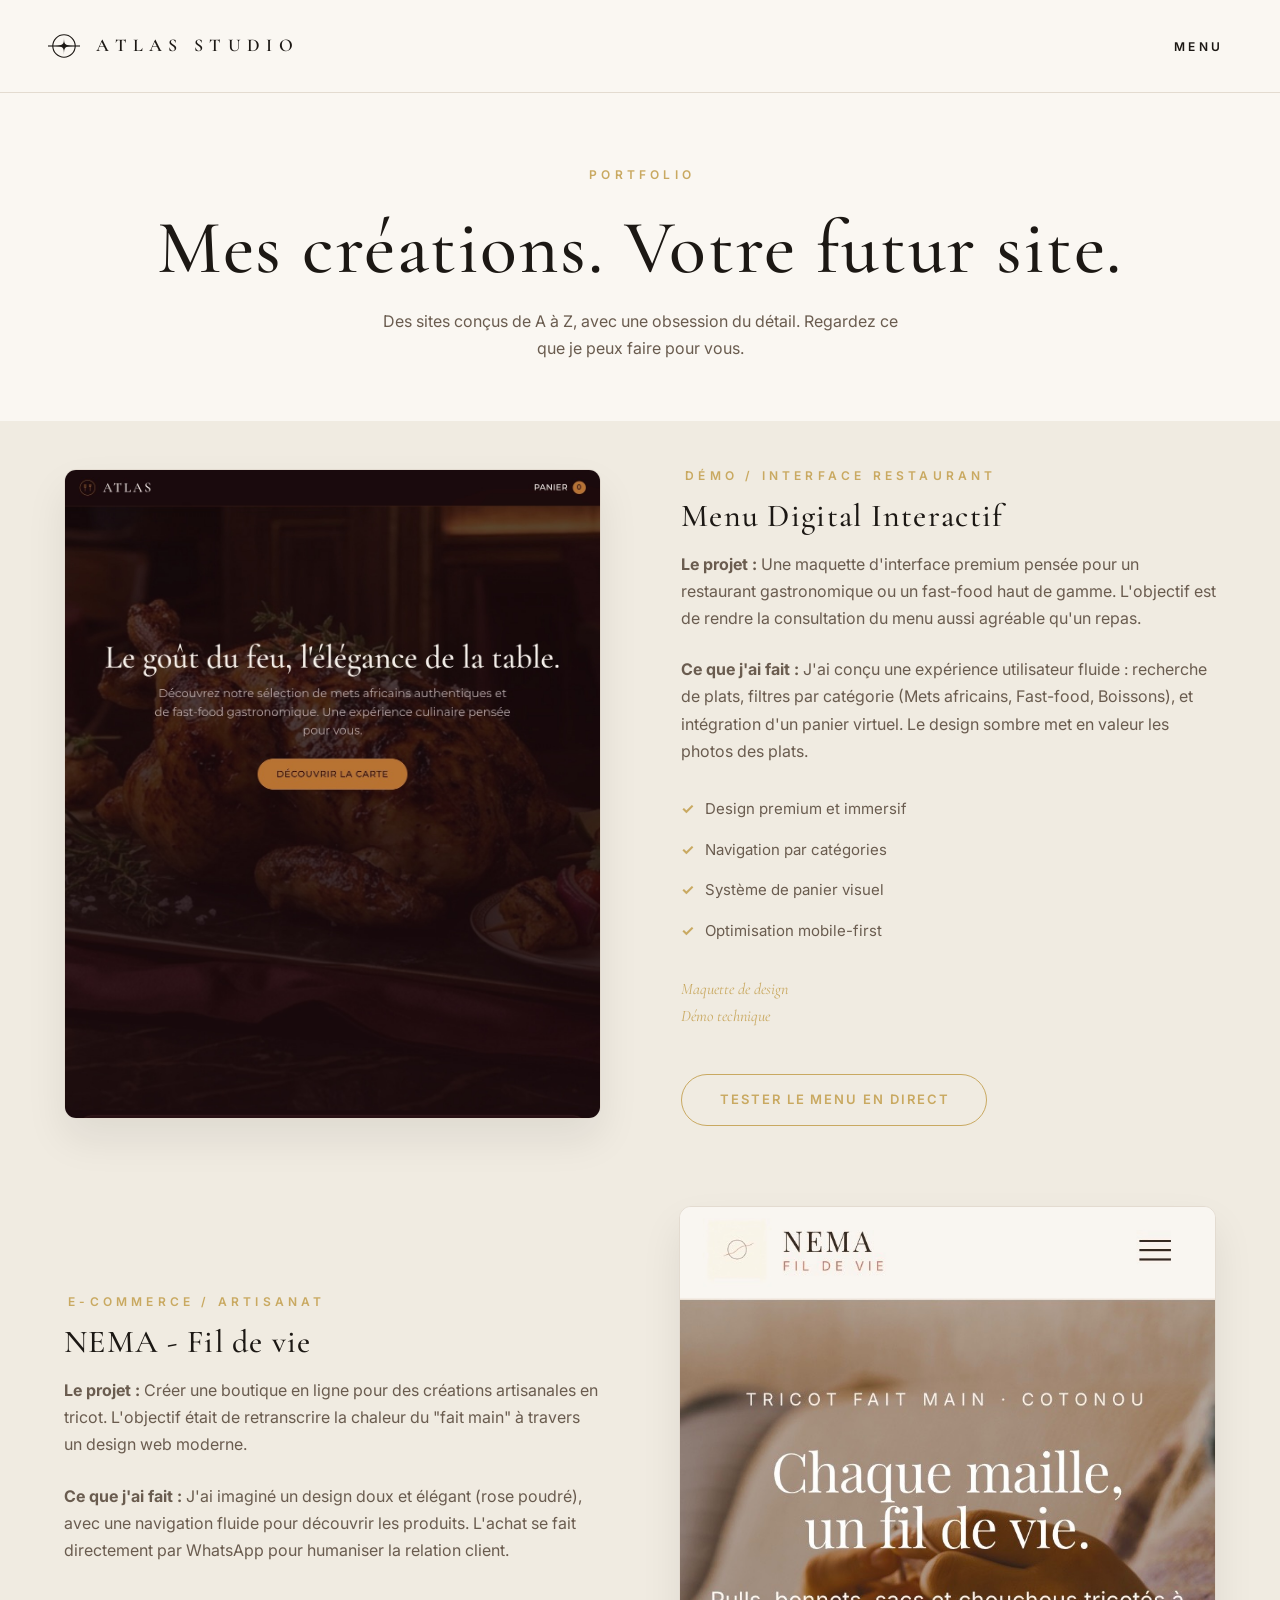
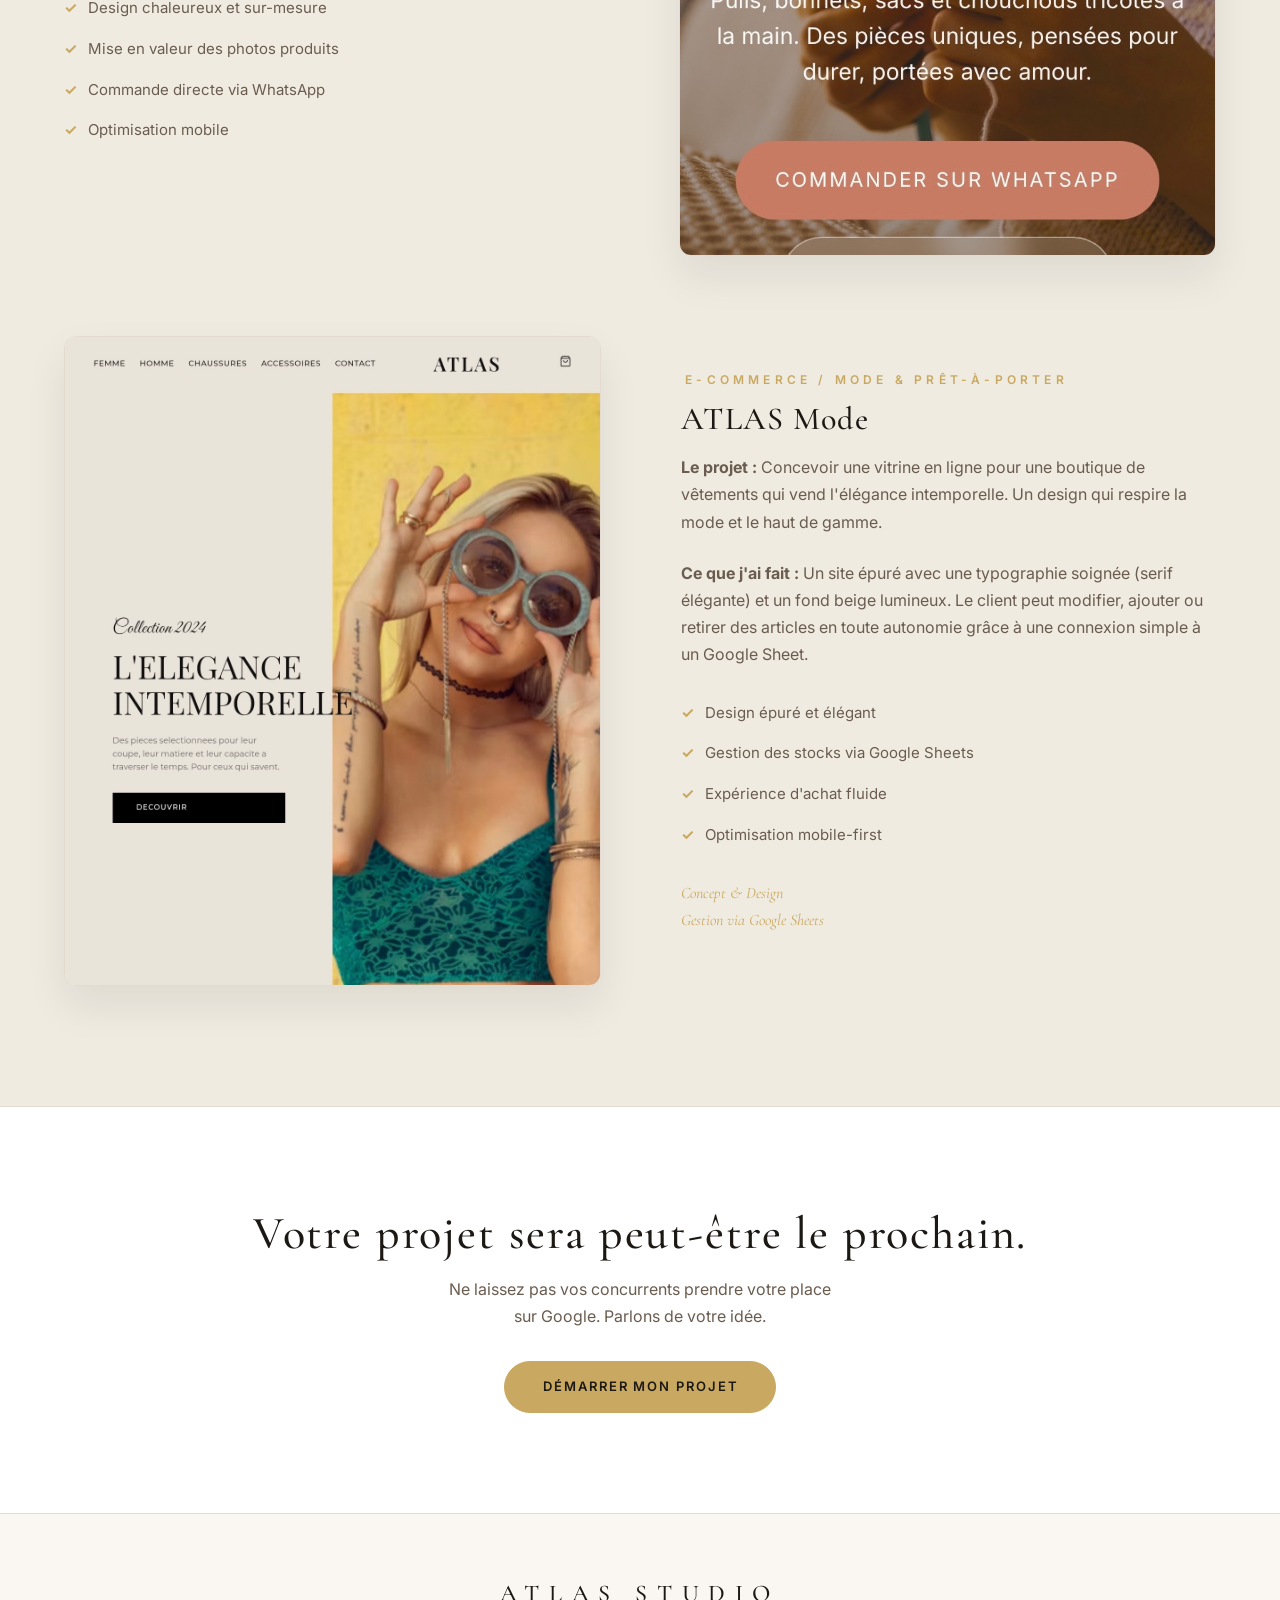
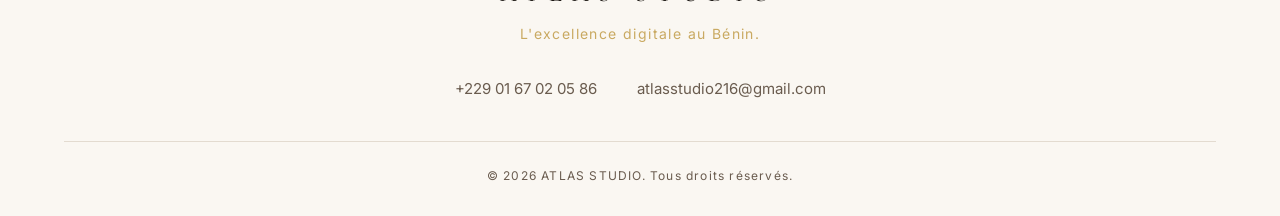
<file: portfolio.html>
<!DOCTYPE html>
<html lang="fr">
<head>
<meta charset="UTF-8">
<meta name="viewport" content="width=device-width, initial-scale=1.0">
<title>Portfolio — ATLAS STUDIO</title>
<meta name="description" content="Découvrez les créations d'ATLAS STUDIO : sites e-commerce, restaurants et boutiques de mode. Design premium et sur-mesure.">
<link rel="icon" type="image/png" href="images/logo.png">
<link rel="preconnect" href="https://fonts.googleapis.com">
<link rel="preconnect" href="https://fonts.gstatic.com" crossorigin>
<link href="https://fonts.googleapis.com/css2?family=Cormorant+Garamond:wght@300;400;500;600&family=Inter:wght@300;400;500;600&display=swap" rel="stylesheet">
<link rel="stylesheet" href="style.css">
</head>
<body>

<nav class="navbar" id="navbar">
  <a href="index.html" class="brand">
    <svg viewBox="0 0 100 100" width="32" height="32" style="color: var(--text);">
      <circle cx="50" cy="50" r="35" fill="none" stroke="currentColor" stroke-width="3.5"/>
      <line x1="0" y1="50" x2="100" y2="50" stroke="currentColor" stroke-width="3.5"/>
      <path d="M 50 22 C 50 46, 52 48, 78 50 C 52 52, 50 54, 50 78 C 50 54, 48 52, 22 50 C 48 48, 50 46, 50 22 Z" fill="currentColor"/>
    </svg>
    <span class="brand-name">ATLAS STUDIO</span>
  </a>
  <button class="menu-btn" id="menuBtn">Menu</button>
</nav>

<div class="menu-overlay" id="menuOverlay">
  <button class="menu-close" id="menuClose" aria-label="Fermer">&times;</button>
  <nav class="menu-nav">
    <a href="index.html">Accueil</a>
    <a href="portfolio.html">Portfolio</a>
    <a href="services.html">Services</a>
    <a href="a-propos.html">À propos</a>
    <a href="faq.html">FAQ</a>
    <a href="contact.html">Contact</a>
  </nav>
</div>

<section class="section" style="padding-top:160px;padding-bottom:60px;text-align:center;">
  <div class="container reveal">
    <span class="eyebrow">Portfolio</span>
    <h1 style="margin-bottom:16px;">Mes créations. Votre futur site.</h1>
    <p style="max-width:520px;margin:0 auto;font-size:16px;">Des sites conçus de A à Z, avec une obsession du détail. Regardez ce que je peux faire pour vous.</p>
  </div>
</section>

<section class="section realisations" style="background:var(--bg-2);padding-top:40px;">
  <div class="container">
    <div class="projects">

      <article class="project reveal">
        <div class="project-media">
          <img src="images/demo-menu.jpg" alt="Maquette interface Menu Digital">
        </div>
        <div class="project-info">
          <span class="eyebrow">Démo / Interface Restaurant</span>
          <h3>Menu Digital Interactif</h3>
          <p><strong>Le projet :</strong> Une maquette d'interface premium pensée pour un restaurant gastronomique ou un fast-food haut de gamme. L'objectif est de rendre la consultation du menu aussi agréable qu'un repas.</p>
          <p><strong>Ce que j'ai fait :</strong> J'ai conçu une expérience utilisateur fluide : recherche de plats, filtres par catégorie (Mets africains, Fast-food, Boissons), et intégration d'un panier virtuel. Le design sombre met en valeur les photos des plats.</p>
          <ul>
            <li>Design premium et immersif</li>
            <li>Navigation par catégories</li>
            <li>Système de panier visuel</li>
            <li>Optimisation mobile-first</li>
          </ul>
          <p class="project-note">Maquette de design<br>Démo technique</p>
          <a href="https://atlas290.github.io/Projet-d-mo-atlas/index.html" target="_blank" rel="noopener" class="btn btn-ghost" style="margin-top: 20px; display: inline-block;">Tester le menu en direct</a>
        </div>
      </article>

      <article class="project reveal">
        <div class="project-media">
          <img src="images/nema.jpg" alt="Projet NEMA - Fil de vie">
        </div>
        <div class="project-info">
          <span class="eyebrow">E-commerce / Artisanat</span>
          <h3>NEMA - Fil de vie</h3>
          <p><strong>Le projet :</strong> Créer une boutique en ligne pour des créations artisanales en tricot. L'objectif était de retranscrire la chaleur du "fait main" à travers un design web moderne.</p>
          <p><strong>Ce que j'ai fait :</strong> J'ai imaginé un design doux et élégant (rose poudré), avec une navigation fluide pour découvrir les produits. L'achat se fait directement par WhatsApp pour humaniser la relation client.</p>
          <ul>
            <li>Design chaleureux et sur-mesure</li>
            <li>Mise en valeur des photos produits</li>
            <li>Commande directe via WhatsApp</li>
            <li>Optimisation mobile</li>
          </ul>
        </div>
      </article>

      <article class="project reveal">
        <div class="project-media">
          <img src="images/atlas-mode.jpg" alt="Projet ATLAS Mode">
        </div>
        <div class="project-info">
          <span class="eyebrow">E-commerce / Mode & Prêt-à-porter</span>
          <h3>ATLAS Mode</h3>
          <p><strong>Le projet :</strong> Concevoir une vitrine en ligne pour une boutique de vêtements qui vend l'élégance intemporelle. Un design qui respire la mode et le haut de gamme.</p>
          <p><strong>Ce que j'ai fait :</strong> Un site épuré avec une typographie soignée (serif élégante) et un fond beige lumineux. Le client peut modifier, ajouter ou retirer des articles en toute autonomie grâce à une connexion simple à un Google Sheet.</p>
          <ul>
            <li>Design épuré et élégant</li>
            <li>Gestion des stocks via Google Sheets</li>
            <li>Expérience d'achat fluide</li>
            <li>Optimisation mobile-first</li>
          </ul>
          <p class="project-note">Concept & Design<br>Gestion via Google Sheets</p>
        </div>
      </article>

    </div>
  </div>
</section>

<section class="cta-final">
  <div class="container reveal">
    <h2>Votre projet sera peut-être le prochain.</h2>
    <p>Ne laissez pas vos concurrents prendre votre place sur Google. Parlons de votre idée.</p>
    <a href="https://wa.me/2290167020586" target="_blank" rel="noopener" class="btn">Démarrer mon projet</a>
  </div>
</section>

<footer class="footer">
  <div class="container">
    <div class="footer-brand">ATLAS STUDIO</div>
    <div class="footer-slogan">L'excellence digitale au Bénin.</div>
    <div class="footer-contacts">
      <a href="https://wa.me/2290167020586" target="_blank" rel="noopener">+229 01 67 02 05 86</a>
      <a href="mailto:atlasstudio216@gmail.com">atlasstudio216@gmail.com</a>
    </div>
    <div class="footer-bottom">&copy; 2026 ATLAS STUDIO. Tous droits réservés.</div>
  </div>
</footer>

<script src="script.js"></script>
</body>
</html>
</file>
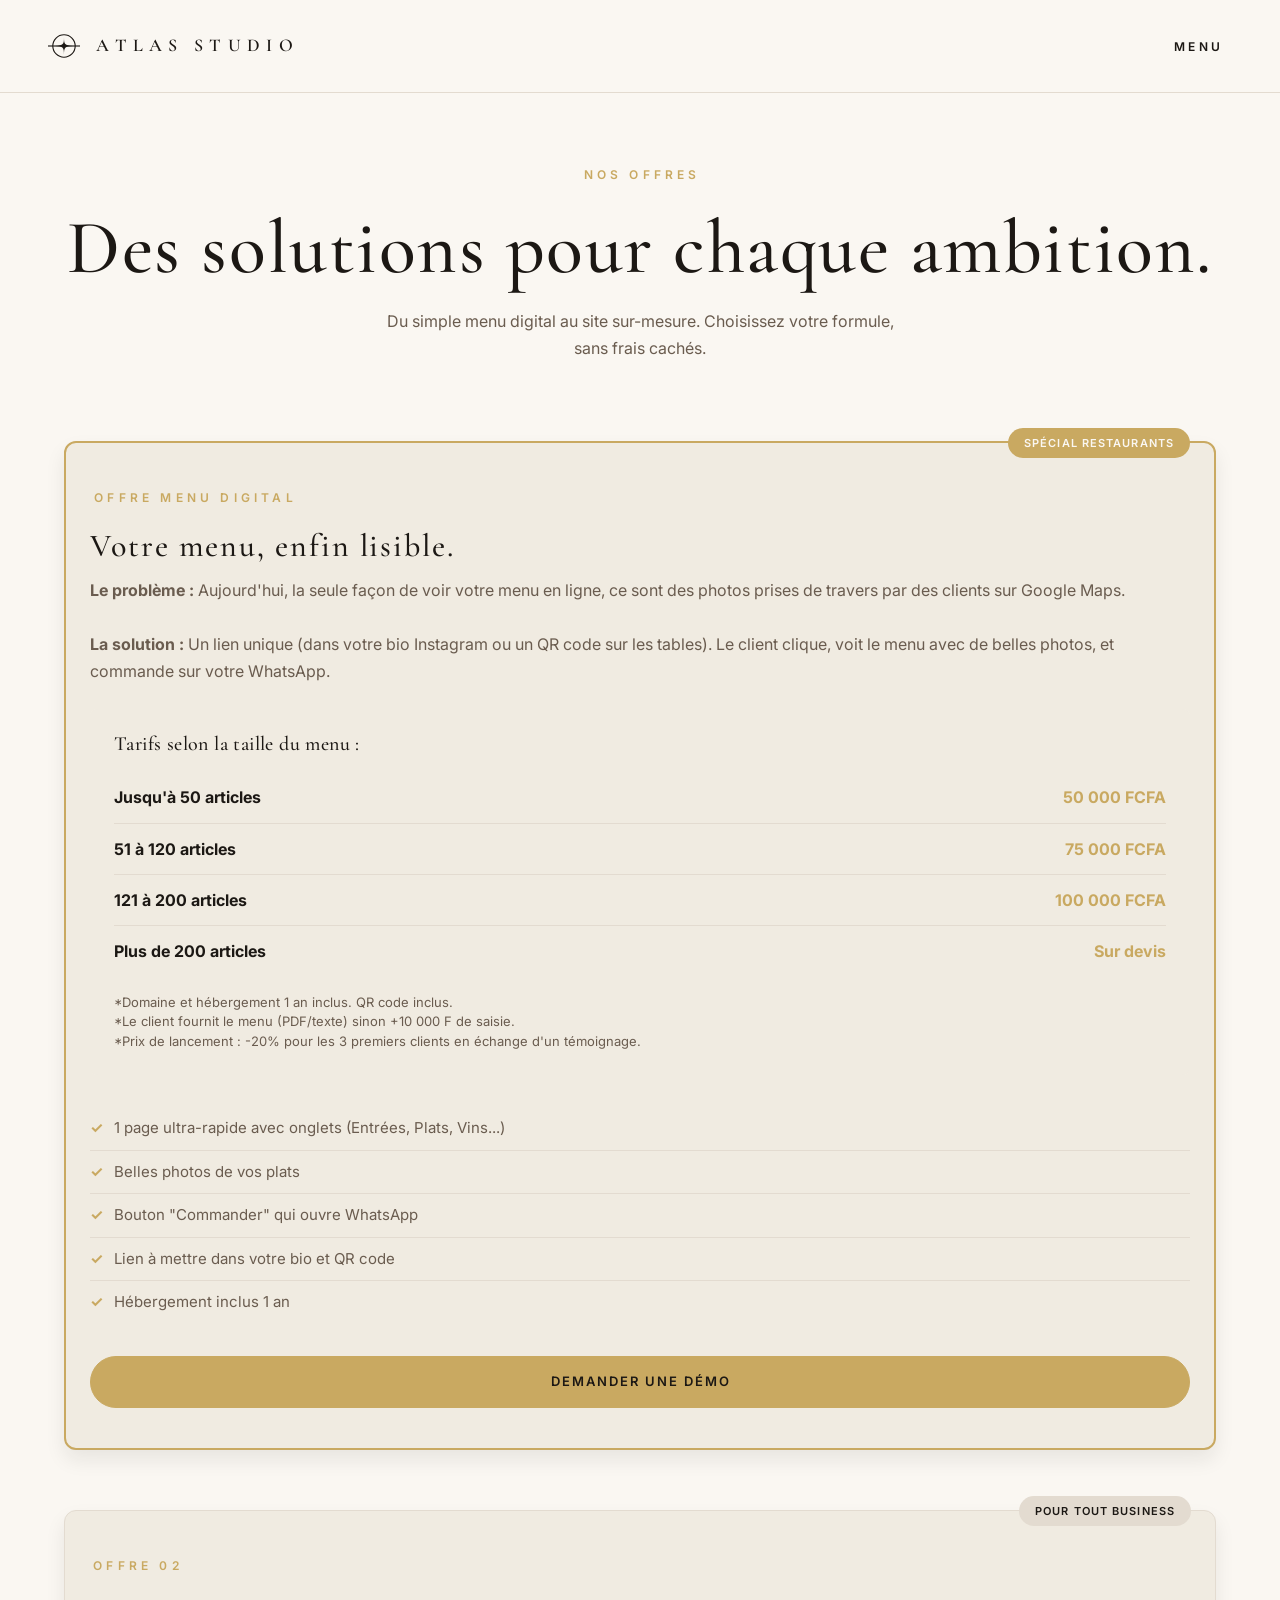
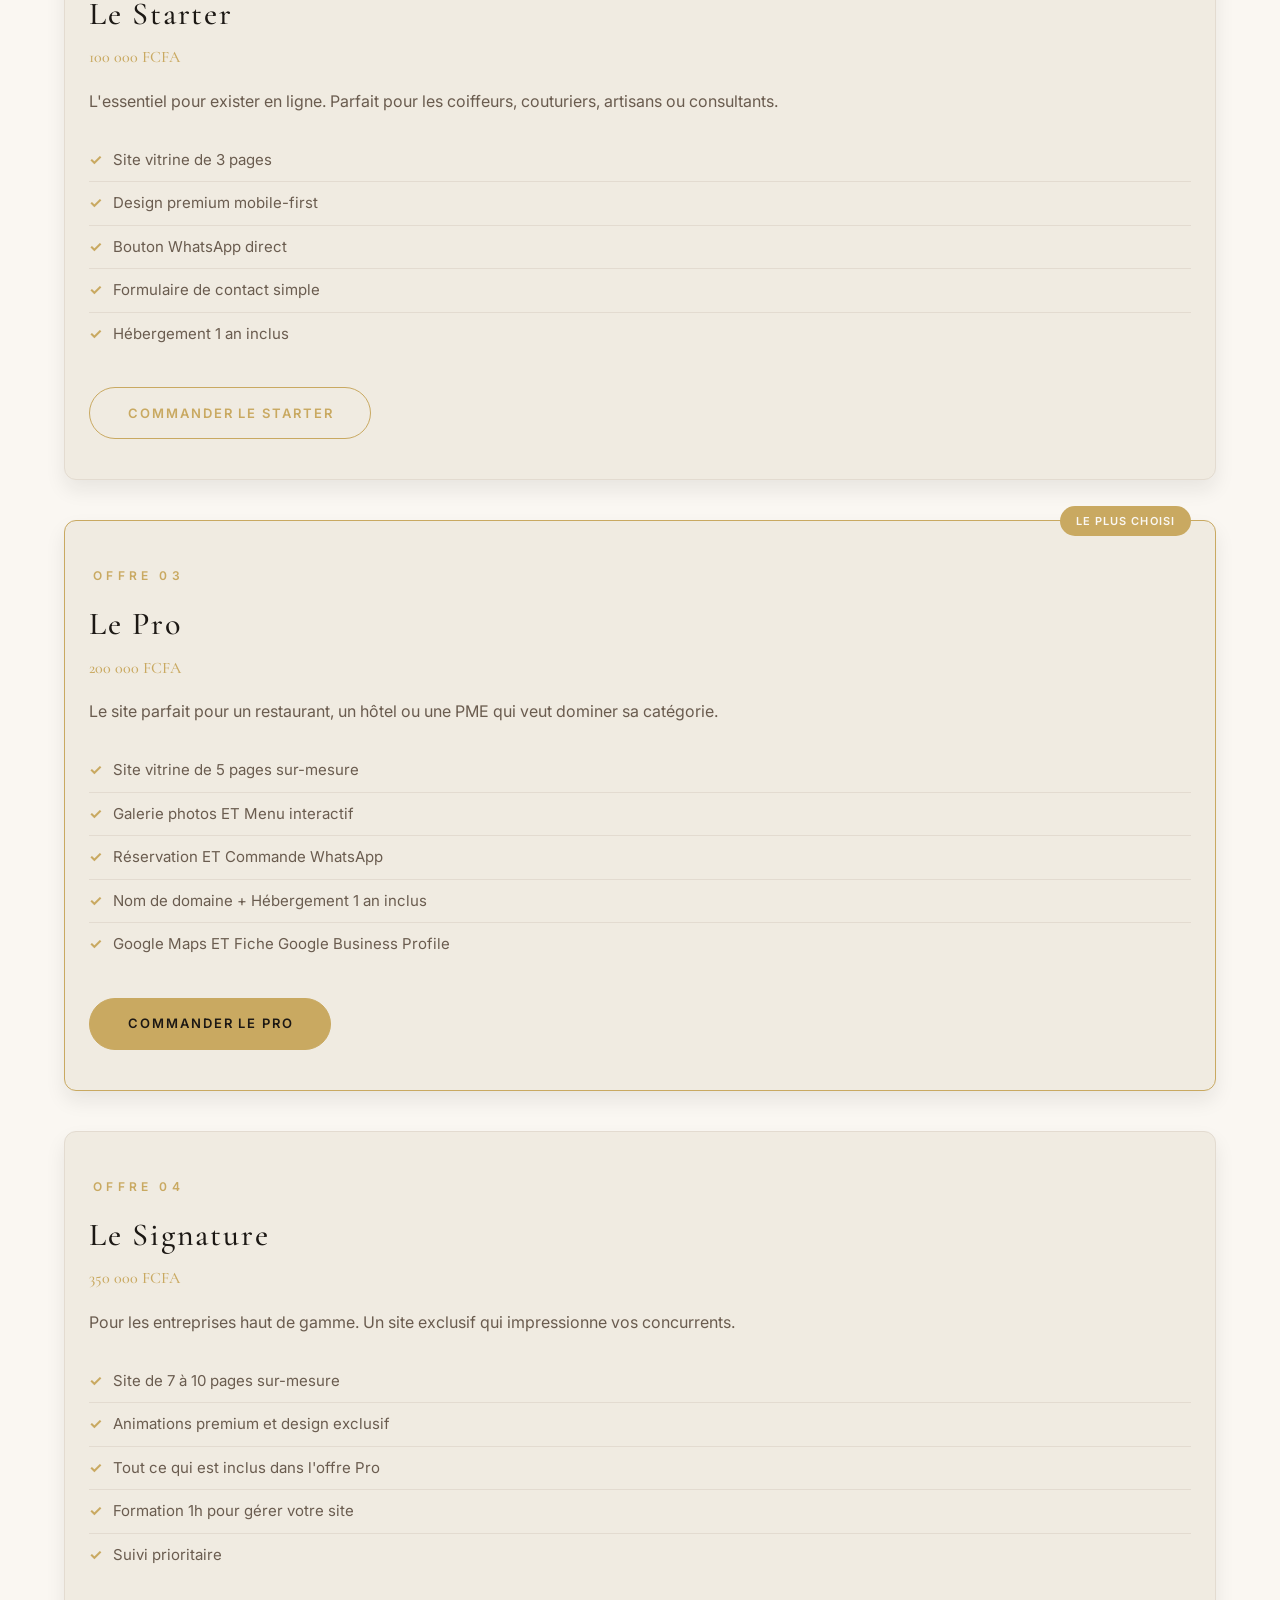
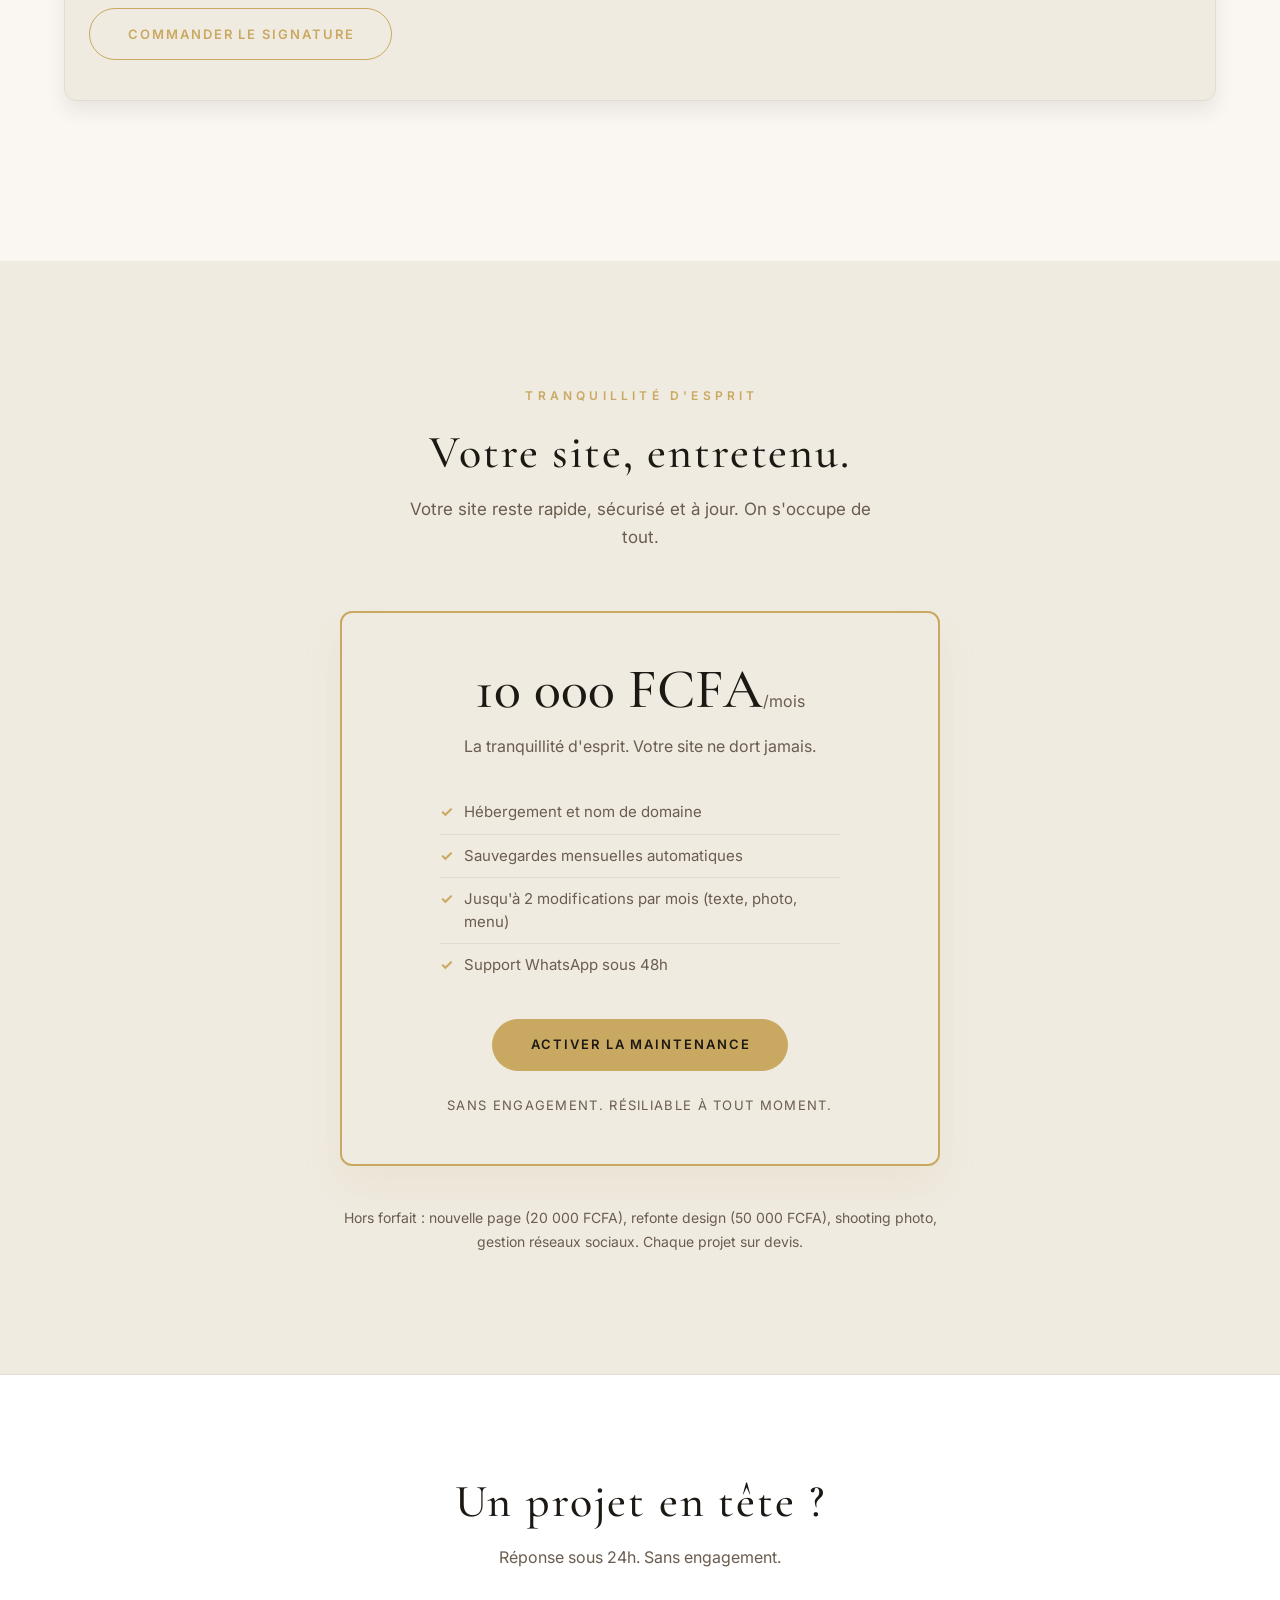
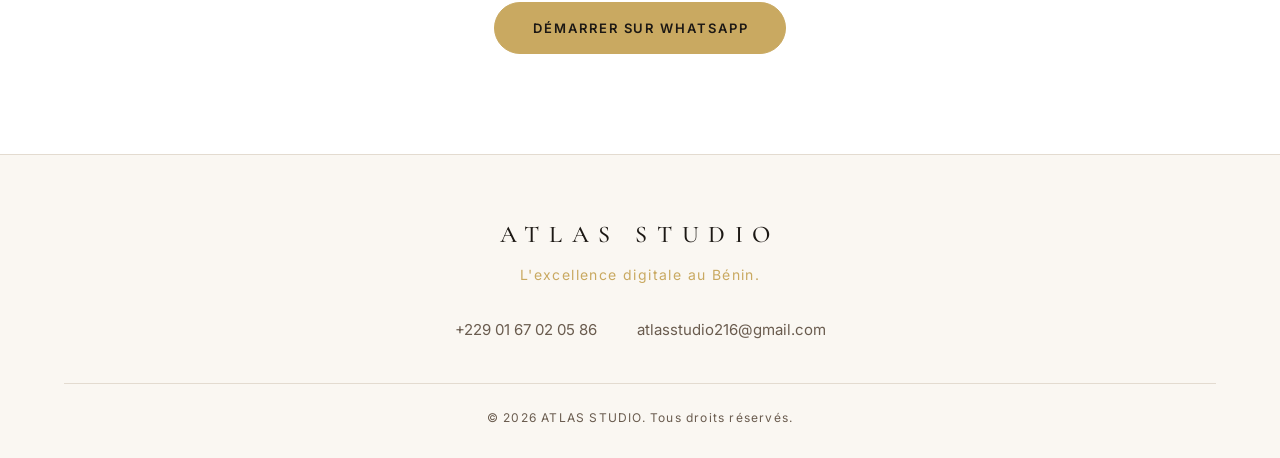
<file: services.html>
<!DOCTYPE html>
<html lang="fr">
<head>
<meta charset="UTF-8">
<meta name="viewport" content="width=device-width, initial-scale=1.0">
<title>Services — ATLAS STUDIO</title>
<meta name="description" content="Découvrez les formules de sites web premium d'ATLAS STUDIO. Menu Digital dès 50 000 FCFA, Starter à 100 000 FCFA, Pro à 200 000 FCFA.">
<link rel="icon" type="image/png" href="images/logo.png">
<link rel="preconnect" href="https://fonts.googleapis.com">
<link rel="preconnect" href="https://fonts.gstatic.com" crossorigin>
<link href="https://fonts.googleapis.com/css2?family=Cormorant+Garamond:wght@300;400;500;600&family=Inter:wght@300;400;500;600&display=swap" rel="stylesheet">
<link rel="stylesheet" href="style.css">
</head>
<body>

<nav class="navbar" id="navbar">
  <a href="index.html" class="brand">
    <svg viewBox="0 0 100 100" width="32" height="32" style="color: var(--text);">
      <circle cx="50" cy="50" r="35" fill="none" stroke="currentColor" stroke-width="3.5"/>
      <line x1="0" y1="50" x2="100" y2="50" stroke="currentColor" stroke-width="3.5"/>
      <path d="M 50 22 C 50 46, 52 48, 78 50 C 52 52, 50 54, 50 78 C 50 54, 48 52, 22 50 C 48 48, 50 46, 50 22 Z" fill="currentColor"/>
    </svg>
    <span class="brand-name">ATLAS STUDIO</span>
  </a>
  <button class="menu-btn" id="menuBtn">Menu</button>
</nav>

<div class="menu-overlay" id="menuOverlay">
  <button class="menu-close" id="menuClose" aria-label="Fermer">&times;</button>
  <nav class="menu-nav">
    <a href="index.html">Accueil</a>
    <a href="portfolio.html">Portfolio</a>
    <a href="services.html">Services</a>
    <a href="a-propos.html">À propos</a>
    <a href="faq.html">FAQ</a>
    <a href="contact.html">Contact</a>
  </nav>
</div>

<section class="section" style="padding-top:160px;padding-bottom:40px;text-align:center;">
  <div class="container reveal">
    <span class="eyebrow">Nos Offres</span>
    <h1 style="margin-bottom:16px;">Des solutions pour chaque ambition.</h1>
    <p style="max-width:520px;margin:0 auto;font-size:16px;">Du simple menu digital au site sur-mesure. Choisissez votre formule, sans frais cachés.</p>
  </div>
</section>

<section class="section" style="padding-top:40px;">
  <div class="container">

    <div class="service-item reveal" style="padding:40px 24px;text-align:left;margin-bottom:60px; border: 2px solid var(--gold); position: relative;">
      <div style="position:absolute; top:-15px; right:24px; background:var(--gold); color:var(--bg); font-size:11px; font-weight:600; letter-spacing:0.1em; padding:6px 16px; border-radius:100px;">SPÉCIAL RESTAURANTS</div>
      
      <span class="eyebrow">Offre Menu Digital</span>
      <h3 style="font-size:32px;margin-bottom:12px;">Votre menu, enfin lisible.</h3>
      <p style="font-size:16px;line-height:1.7;margin-bottom:24px;">
        <strong>Le problème :</strong> Aujourd'hui, la seule façon de voir votre menu en ligne, ce sont des photos prises de travers par des clients sur Google Maps.<br><br>
        <strong>La solution :</strong> Un lien unique (dans votre bio Instagram ou un QR code sur les tables). Le client clique, voit le menu avec de belles photos, et commande sur votre WhatsApp.
      </p>

      <div style="background:var(--bg-2); padding:24px; border-radius:8px; margin-bottom:32px;">
        <h4 style="margin-bottom:16px; font-size:20px;">Tarifs selon la taille du menu :</h4>
        <ul style="list-style:none; padding:0; margin:0;">
          <li style="display:flex; justify-content:space-between; padding:12px 0; border-bottom:1px solid var(--border);">
            <span><strong>Jusqu'à 50 articles</strong></span>
            <span style="color:var(--gold); font-weight:bold;">50 000 FCFA</span>
          </li>
          <li style="display:flex; justify-content:space-between; padding:12px 0; border-bottom:1px solid var(--border);">
            <span><strong>51 à 120 articles</strong></span>
            <span style="color:var(--gold); font-weight:bold;">75 000 FCFA</span>
          </li>
          <li style="display:flex; justify-content:space-between; padding:12px 0; border-bottom:1px solid var(--border);">
            <span><strong>121 à 200 articles</strong></span>
            <span style="color:var(--gold); font-weight:bold;">100 000 FCFA</span>
          </li>
          <li style="display:flex; justify-content:space-between; padding:12px 0;">
            <span><strong>Plus de 200 articles</strong></span>
            <span style="color:var(--gold); font-weight:bold;">Sur devis</span>
          </li>
        </ul>
        <p style="font-size:13px; margin-top:16px; color:var(--text-dim); line-height: 1.5;">
          *Domaine et hébergement 1 an inclus. QR code inclus.<br>
          *Le client fournit le menu (PDF/texte) sinon +10 000 F de saisie.<br>
          *Prix de lancement : -20% pour les 3 premiers clients en échange d'un témoignage.
        </p>
      </div>

      <ul class="feature-list">
        <li>1 page ultra-rapide avec onglets (Entrées, Plats, Vins...)</li>
        <li>Belles photos de vos plats</li>
        <li>Bouton "Commander" qui ouvre WhatsApp</li>
        <li>Lien à mettre dans votre bio et QR code</li>
        <li>Hébergement inclus 1 an</li>
      </ul>
      <a href="https://wa.me/2290167020586?text=Bonjour,%20je%20suis%20int%C3%A9ress%C3%A9%20par%20le%20Menu%20Digital." target="_blank" rel="noopener" class="btn" style="width: 100%;">Demander une démo</a>
    </div>

    <div class="service-item reveal" style="padding:40px 24px;text-align:left;margin-bottom:40px; position: relative;">
      <div style="position:absolute; top:-15px; right:24px; background:var(--border); color:var(--text); font-size:11px; font-weight:600; letter-spacing:0.1em; padding:6px 16px; border-radius:100px;">POUR TOUT BUSINESS</div>
      <span class="eyebrow">Offre 02</span>
      <h3 style="font-size:32px;margin-bottom:12px;">Le Starter</h3>
      <p class="price">100 000 FCFA</p>
      <p style="font-size:16px;line-height:1.7;margin-bottom:24px;">L'essentiel pour exister en ligne. Parfait pour les coiffeurs, couturiers, artisans ou consultants.</p>
      <ul class="feature-list">
        <li>Site vitrine de 3 pages</li>
        <li>Design premium mobile-first</li>
        <li>Bouton WhatsApp direct</li>
        <li>Formulaire de contact simple</li>
        <li>Hébergement 1 an inclus</li>
      </ul>
      <a href="contact.html" class="btn btn-ghost">Commander le Starter</a>
    </div>

    <div class="service-item reveal" style="padding:40px 24px;text-align:left;margin-bottom:40px; border: 1px solid var(--gold); position: relative;">
      <div style="position:absolute; top:-15px; right:24px; background:var(--gold); color:var(--bg); font-size:11px; font-weight:600; letter-spacing:0.1em; padding:6px 16px; border-radius:100px;">LE PLUS CHOISI</div>
      <span class="eyebrow">Offre 03</span>
      <h3 style="font-size:32px;margin-bottom:12px;">Le Pro</h3>
      <p class="price">200 000 FCFA</p>
      <p style="font-size:16px;line-height:1.7;margin-bottom:24px;">Le site parfait pour un restaurant, un hôtel ou une PME qui veut dominer sa catégorie.</p>
      <ul class="feature-list">
        <li>Site vitrine de 5 pages sur-mesure</li>
        <li>Galerie photos ET Menu interactif</li>
        <li>Réservation ET Commande WhatsApp</li>
        <li>Nom de domaine + Hébergement 1 an inclus</li>
        <li>Google Maps ET Fiche Google Business Profile</li>
      </ul>
      <a href="contact.html" class="btn">Commander le Pro</a>
    </div>

    <div class="service-item reveal" style="padding:40px 24px;text-align:left;margin-bottom:40px;">
      <span class="eyebrow">Offre 04</span>
      <h3 style="font-size:32px;margin-bottom:12px;">Le Signature</h3>
      <p class="price">350 000 FCFA</p>
      <p style="font-size:16px;line-height:1.7;margin-bottom:24px;">Pour les entreprises haut de gamme. Un site exclusif qui impressionne vos concurrents.</p>
      <ul class="feature-list">
        <li>Site de 7 à 10 pages sur-mesure</li>
        <li>Animations premium et design exclusif</li>
        <li>Tout ce qui est inclus dans l'offre Pro</li>
        <li>Formation 1h pour gérer votre site</li>
        <li>Suivi prioritaire</li>
      </ul>
      <a href="contact.html" class="btn btn-ghost">Commander le Signature</a>
    </div>

  </div>
</section>

<section class="section" style="background:var(--bg-2);">
  <div class="container">
    <div class="section-head reveal">
      <span class="eyebrow">Tranquillité d'esprit</span>
      <h2>Votre site, entretenu.</h2>
      <p>Votre site reste rapide, sécurisé et à jour. On s'occupe de tout.</p>
    </div>

    <div class="maintenance-card reveal">
      <div class="maintenance-price">10 000 FCFA<span>/mois</span></div>
      <p class="maintenance-desc">La tranquillité d'esprit. Votre site ne dort jamais.</p>

      <ul class="feature-list" style="text-align:left;max-width:400px;margin:0 auto 32px;">
        <li>Hébergement et nom de domaine</li>
        <li>Sauvegardes mensuelles automatiques</li>
        <li>Jusqu'à 2 modifications par mois (texte, photo, menu)</li>
        <li>Support WhatsApp sous 48h</li>
      </ul>

      <a href="contact.html" class="btn">Activer la maintenance</a>

      <p class="maintenance-note">Sans engagement. Résiliable à tout moment.</p>
    </div>

    <p class="hors-forfait reveal">Hors forfait : nouvelle page (20 000 FCFA), refonte design (50 000 FCFA), shooting photo, gestion réseaux sociaux. Chaque projet sur devis.</p>
  </div>
</section>

<section class="cta-final">
  <div class="container reveal">
    <h2>Un projet en tête ?</h2>
    <p>Réponse sous 24h. Sans engagement.</p>
    <a href="https://wa.me/2290167020586" target="_blank" rel="noopener" class="btn">Démarrer sur WhatsApp</a>
  </div>
</section>

<footer class="footer">
  <div class="container">
    <div class="footer-brand">ATLAS STUDIO</div>
    <div class="footer-slogan">L'excellence digitale au Bénin.</div>
    <div class="footer-contacts">
      <a href="https://wa.me/2290167020586" target="_blank" rel="noopener">+229 01 67 02 05 86</a>
      <a href="mailto:atlasstudio216@gmail.com">atlasstudio216@gmail.com</a>
    </div>
    <div class="footer-bottom">&copy; 2026 ATLAS STUDIO. Tous droits réservés.</div>
  </div>
</footer>

<script src="script.js"></script>
</body>
</html>
</file>
<file: style.css>
/* ============================================
   ATLAS STUDIO V7 - Correction définitive Navbar
   ============================================ */

/* --- Reset --- */
* {
  margin: 0;
  padding: 0;
  box-sizing: border-box;
}

/* --- Variables : MODE SOMBRE PAR DÉFAUT --- */
:root {
  --bg: #0a0806;
  --bg-2: #14100c;
  --bg-3: #1c1814;
  --text: #f0e8dc;
  --text-dim: #d4c8b8;
  --gold: #c9a961;
  --gold-light: #d9b86c;
  --gold-dark: #8a6d3b;
  --border: #2a2018;
  --phone-border: #1c1814;
  --shadow-heavy: rgba(0,0,0,0.8);
  --shadow-light: rgba(0,0,0,0.4);
  --ease: cubic-bezier(.19,1,.22,1);
  --ease-soft: cubic-bezier(.2,.7,.3,1);
}

/* --- Variables : MODE CLAIR AUTOMATIQUE --- */
@media (prefers-color-scheme: light) {
  :root {
    --bg: #faf7f2;
    --bg-2: #f0ebe1;
    --bg-3: #ffffff;
    --text: #1c1814;
    --text-dim: #6a5c4f;
    --gold: #c9a961;
    --gold-light: #d9b86c;
    --gold-dark: #a88b4a;
    --border: #e3dbd0;
    --phone-border: #1c1814;
    --shadow-heavy: rgba(28,24,20,0.2);
    --shadow-light: rgba(28,24,20,0.08);
  }
}

/* --- Base --- */
html {
  scroll-behavior: smooth;
  -webkit-text-size-adjust: 100%;
  overflow-x: hidden;
  max-width: 100vw;
}

body {
  background: var(--bg);
  color: var(--text);
  font-family: 'Inter', -apple-system, sans-serif;
  font-weight: 400;
  font-size: 16px;
  line-height: 1.65;
  overflow-x: hidden;
  max-width: 100vw;
  -webkit-font-smoothing: antialiased;
  -moz-osx-font-smoothing: grayscale;
  min-height: 100vh;
  transition: background-color 0.5s ease, color 0.5s ease;
}

img { max-width: 100%; display: block; }
a { color: inherit; text-decoration: none; }
button { font-family: inherit; cursor: pointer; }

/* --- Typographie --- */
h1, h2, h3, h4 {
  font-family: 'Cormorant Garamond', Georgia, serif;
  font-weight: 500;
  letter-spacing: 0.02em;
  line-height: 1.15;
  color: var(--text);
  word-wrap: break-word;
  overflow-wrap: break-word;
}

h1 { font-size: 42px; }
h2 { font-size: 32px; letter-spacing: 0.04em; }
h3 { font-size: 24px; letter-spacing: 0.06em; }

p { color: var(--text-dim); font-size: 16px; }

/* --- Utilitaires --- */
.container { width: 100%; max-width: 1200px; margin: 0 auto; padding: 0 24px; }
.section { padding: 80px 0; position: relative; }
.eyebrow {
  display: inline-block; font-size: 12px; letter-spacing: 0.35em; text-indent: 0.35em;
  text-transform: uppercase; color: var(--gold); margin-bottom: 20px; font-weight: 600;
}

/* --- Navbar (CORRIGÉE : FOND OPAQUE EN PERMANENCE) --- */
.navbar {
  position: fixed;
  top: 0;
  left: 0;
  right: 0;
  z-index: 9999;
  padding: 18px 24px;
  display: flex;
  align-items: center;
  justify-content: space-between;
  background: var(--bg); /* Le fond est TOUJOURS plein, plus de bug */
  border-bottom: 1px solid var(--border);
  transition: padding 0.3s ease, box-shadow 0.3s ease;
}

.navbar.scrolled {
  padding: 12px 24px;
  box-shadow: 0 4px 15px var(--shadow-light);
}

.brand { display: flex; align-items: center; gap: 10px; }
.brand img { width: 32px; height: 32px; object-fit: contain; }
.brand-name {
  font-family: 'Cormorant Garamond', serif; font-size: 18px; font-weight: 600;
  letter-spacing: 0.35em; text-indent: 0.35em; text-transform: uppercase; color: var(--text);
}

.menu-btn {
  background: transparent; border: none; color: var(--text); font-size: 12px;
  letter-spacing: 0.3em; text-indent: 0.3em; text-transform: uppercase;
  padding: 14px 8px; min-height: 44px; font-weight: 600;
}

/* --- Menu overlay --- */
.menu-overlay {
  position: fixed; inset: 0; background: var(--bg); z-index: 10000;
  display: flex; flex-direction: column; align-items: center; justify-content: center;
  opacity: 0; pointer-events: none; transition: opacity 0.5s var(--ease);
}
.menu-overlay.open { opacity: 1; pointer-events: auto; }
.menu-close {
  position: absolute; top: 24px; right: 24px; background: none; border: none;
  color: var(--text); font-size: 32px; font-weight: 300; padding: 8px 16px; min-height: 44px;
}
.menu-nav { display: flex; flex-direction: column; gap: 28px; text-align: center; }
.menu-nav a {
  font-family: 'Cormorant Garamond', serif; font-size: 32px; font-weight: 500;
  letter-spacing: 0.08em; color: var(--text); transition: color 0.3s;
}
.menu-nav a:hover { color: var(--gold); }

/* --- Boutons --- */
.btn {
  display: inline-flex; align-items: center; justify-content: center;
  min-height: 52px; padding: 14px 36px; background: var(--gold); color: #1c1814;
  font-size: 13px; letter-spacing: 0.15em; text-indent: 0.15em; text-transform: uppercase;
  font-weight: 600; border-radius: 100px; border: 1px solid var(--gold);
  transition: all 0.3s var(--ease-soft); text-align: center;
}
.btn:hover { background: var(--gold-light); border-color: var(--gold-light); transform: translateY(-2px); box-shadow: 0 10px 20px rgba(201,169,97,0.2); }
.btn-ghost { background: transparent; border: 1px solid var(--gold); color: var(--gold); }
.btn-ghost:hover { background: var(--gold); color: #1c1814; box-shadow: 0 10px 20px rgba(201,169,97,0.2); }

/* --- Hero --- */
.hero { min-height: 100vh; display: flex; align-items: center; padding: 120px 0 60px; position: relative; background: var(--bg); }
.hero-inner { display: flex; flex-direction: column; align-items: center; text-align: center; gap: 40px; }
.hero-title { font-size: 46px; font-weight: 500; letter-spacing: 0.02em; line-height: 1.1; }

.hero-title .word { display: inline-block; opacity: 0; transform: translateY(20px); animation: wordIn 0.7s var(--ease) forwards; }
.hero-title .word:nth-child(1) { animation-delay: 0.2s; }
.hero-title .word:nth-child(2) { animation-delay: 0.32s; }
.hero-title .word:nth-child(3) { animation-delay: 0.44s; }
.hero-title .word:nth-child(4) { animation-delay: 0.56s; }
.hero-title .word:nth-child(5) { animation-delay: 0.68s; }
.hero-title .word:nth-child(6) { animation-delay: 0.8s; }

@keyframes wordIn { to { opacity: 1; transform: translateY(0); } }

.hero-sub { font-size: 18px; color: var(--text-dim); max-width: 480px; font-weight: 400; opacity: 0; animation: fadeUp 0.8s var(--ease) 0.7s forwards; }
@keyframes fadeUp { from { opacity: 0; transform: translateY(16px); } to { opacity: 1; transform: translateY(0); } }
.hero .btn { opacity: 0; animation: fadeUp 0.8s var(--ease) 0.9s forwards; }

/* --- Mockup telephone --- */
.phone-mockup {
  width: 240px; height: 480px; border-radius: 36px; border: 8px solid var(--phone-border);
  background: #000; position: relative; overflow: hidden;
  box-shadow: 0 25px 50px var(--shadow-heavy), 0 0 0 1px rgba(201,169,97,0.1);
  animation: phoneIn 1s var(--ease) 0.5s both;
}
@keyframes phoneIn { from { opacity: 0; transform: translateY(40px) scale(0.95); } to { opacity: 1; transform: translateY(0) scale(1); } }
.phone-screen { width: 100%; height: 100%; background: #111; display: flex; align-items: center; justify-content: center; position: relative; }
.phone-screen img { width: 100%; height: 100%; object-fit: cover; object-position: top; }

/* --- Manifeste / Sections --- */
.manifeste { background: var(--bg); }
.manifeste-grid { display: flex; flex-direction: column; gap: 40px; }
.manifeste-image { width: 100%; height: 300px; border-radius: 8px; overflow: hidden; box-shadow: 0 15px 30px var(--shadow-light); }
.manifeste-image img { width: 100%; height: 100%; object-fit: cover; }
.manifeste-text h2 { margin-bottom: 20px; }
.manifeste-text p { font-size: 16px; line-height: 1.7; }

/* --- Signature --- */
.signature-section { padding: 0; position: relative; height: 70vh; min-height: 400px; max-height: 700px; overflow: hidden; }
.signature-section img { width: 100%; height: 100%; object-fit: cover; object-position: center; }

/* --- Realisations / Projets --- */
.realisations { background: var(--bg-2); }
.section-head { text-align: center; margin-bottom: 60px; }
.section-head h2 { margin-bottom: 16px; }
.section-head p { max-width: 500px; margin: 0 auto; font-size: 17px; }

.projects { display: flex; flex-direction: column; gap: 80px; }
.project { display: flex; flex-direction: column; gap: 32px; }
.project-media {
  width: 100%; aspect-ratio: 9 / 16; max-height: 550px; border-radius: 12px; overflow: hidden;
  background: var(--bg); border: 1px solid var(--border); position: relative; box-shadow: 0 20px 40px var(--shadow-light);
}
.project-media img { width: 100%; height: 100%; object-fit: cover; object-position: top; }
.project-media img.blurred { filter: blur(6px); transform: scale(1.05); }

.project-info .eyebrow { margin-bottom: 12px; }
.project-info h3 { font-size: 32px; margin-bottom: 16px; letter-spacing: 0.04em; }
.project-info p { font-size: 16px; line-height: 1.7; margin-bottom: 24px; }
.project-info ul { list-style: none; margin-bottom: 24px; }
.project-info ul li { font-size: 15px; color: var(--text-dim); padding: 8px 0 8px 24px; position: relative; }
.project-info ul li::before { content: '✓'; position: absolute; left: 0; top: 8px; color: var(--gold); font-weight: bold; }

.project-note { font-family: 'Cormorant Garamond', Georgia, serif; font-size: 18px; font-style: italic; color: var(--gold); margin-top: 12px; line-height: 1.4; }

/* --- Services --- */
.services { background: var(--bg); }
.service-list { display: flex; flex-direction: column; gap: 40px; }
.service-item { padding: 32px 24px; background: var(--bg-2); border-radius: 12px; border: 1px solid var(--border); box-shadow: 0 10px 20px var(--shadow-light); }
.service-item h3 { font-size: 28px; margin-bottom: 12px; }
.service-item p { font-size: 16px; line-height: 1.7; }

/* --- Formules / Prix --- */
.price { font-family: 'Cormorant Garamond', Georgia, serif; font-size: 28px; font-weight: 500; color: var(--gold); margin-bottom: 16px; }
.feature-list { list-style: none; margin-bottom: 32px; }
.feature-list li { font-size: 15px; color: var(--text-dim); padding: 10px 0 10px 24px; position: relative; line-height: 1.5; border-bottom: 1px solid var(--border); }
.feature-list li:last-child { border-bottom: none; }
.feature-list li::before { content: '✓'; position: absolute; left: 0; top: 10px; color: var(--gold); font-weight: bold; }

/* --- Maintenance Card --- */
.maintenance-card { background: var(--bg-2); border: 2px solid var(--gold); border-radius: 12px; padding: 48px 24px; text-align: center; max-width: 600px; margin: 0 auto; box-shadow: 0 20px 40px rgba(201,169,97,0.1); }
.maintenance-price { font-family: 'Cormorant Garamond', Georgia, serif; font-size: 56px; font-weight: 500; color: var(--text); line-height: 1; margin-bottom: 16px; }
.maintenance-price span { font-family: 'Inter', sans-serif; font-size: 16px; color: var(--text-dim); font-weight: 400; }
.maintenance-desc { font-size: 16px; margin-bottom: 32px; }
.maintenance-note { font-size: 13px; letter-spacing: 0.1em; color: var(--text-dim); margin-top: 24px; text-transform: uppercase; }
.hors-forfait { font-size: 14px; color: var(--text-dim); text-align: center; max-width: 600px; margin: 40px auto 0; line-height: 1.7; }

/* --- Preuves (Chiffres) --- */
.preuves { background: var(--bg); text-align: center; }
.preuves-grid { display: grid; grid-template-columns: 1fr; gap: 48px; }
.preuve-item .num { font-family: 'Cormorant Garamond', serif; font-size: 56px; font-weight: 500; color: var(--gold); line-height: 1; margin-bottom: 12px; }
.preuve-item .label { font-size: 13px; letter-spacing: 0.2em; text-transform: uppercase; color: var(--text); font-weight: 600; }

/* --- CTA final --- */
.cta-final { background: var(--bg-3); color: var(--text); text-align: center; padding: 100px 0; border-top: 1px solid var(--border); }
.cta-final h2 { color: var(--text); margin-bottom: 16px; }
.cta-final p { color: var(--text-dim); margin-bottom: 32px; max-width: 400px; margin-left: auto; margin-right: auto; }

/* --- Footer --- */
.footer { background: var(--bg); padding: 60px 0 30px; border-top: 1px solid var(--border); text-align: center; }
.footer-brand { font-family: 'Cormorant Garamond', serif; font-size: 24px; font-weight: 500; letter-spacing: 0.4em; margin-bottom: 8px; color: var(--text); }
.footer-slogan { font-size: 14px; letter-spacing: 0.1em; color: var(--gold); margin-bottom: 32px; }
.footer-contacts { display: flex; flex-direction: column; gap: 12px; margin-bottom: 40px; }
.footer-contacts a { font-size: 15px; color: var(--text-dim); transition: color 0.3s; font-weight: 400; }
.footer-contacts a:hover { color: var(--gold); }
.footer-bottom { font-size: 12px; letter-spacing: 0.1em; color: var(--text-dim); padding-top: 24px; border-top: 1px solid var(--border); }

/* --- Reveal --- */
.reveal { opacity: 0; transform: translateY(30px); transition: opacity 0.8s var(--ease), transform 0.8s var(--ease); }
.reveal.visible { opacity: 1; transform: translateY(0); }

/* --- Desktop --- */
@media (min-width: 900px) {
  h1 { font-size: 76px; }
  h2 { font-size: 46px; }
  .section { padding: 120px 0; }
  
  .navbar { padding: 24px 48px; }
  .navbar.scrolled { padding: 16px 48px; }
  
  .hero-inner { flex-direction: row; text-align: left; justify-content: space-between; align-items: center; gap: 60px; }
  .hero-text { flex: 1; max-width: 600px; }
  .hero-title { font-size: 82px; margin-bottom: 24px; }
  .hero-sub { font-size: 20px; margin-bottom: 40px; }
  
  .phone-mockup { width: 320px; height: 640px; border-width: 10px; }

  .manifeste-grid { flex-direction: row; align-items: center; gap: 80px; }
  .manifeste-image { flex: 1; height: 500px; }
  .manifeste-text { flex: 1; }

  .project { flex-direction: row; align-items: center; gap: 80px; }
  .project:nth-child(even) { flex-direction: row-reverse; }
  .project-media { flex: 1; max-height: 650px; }
  .project-info { flex: 1; }

  .service-list { display: grid; grid-template-columns: 1fr 1fr; gap: 40px; }
  .preuves-grid { grid-template-columns: repeat(3, 1fr); }

  .footer-contacts { flex-direction: row; justify-content: center; gap: 40px; }
}
</file>
